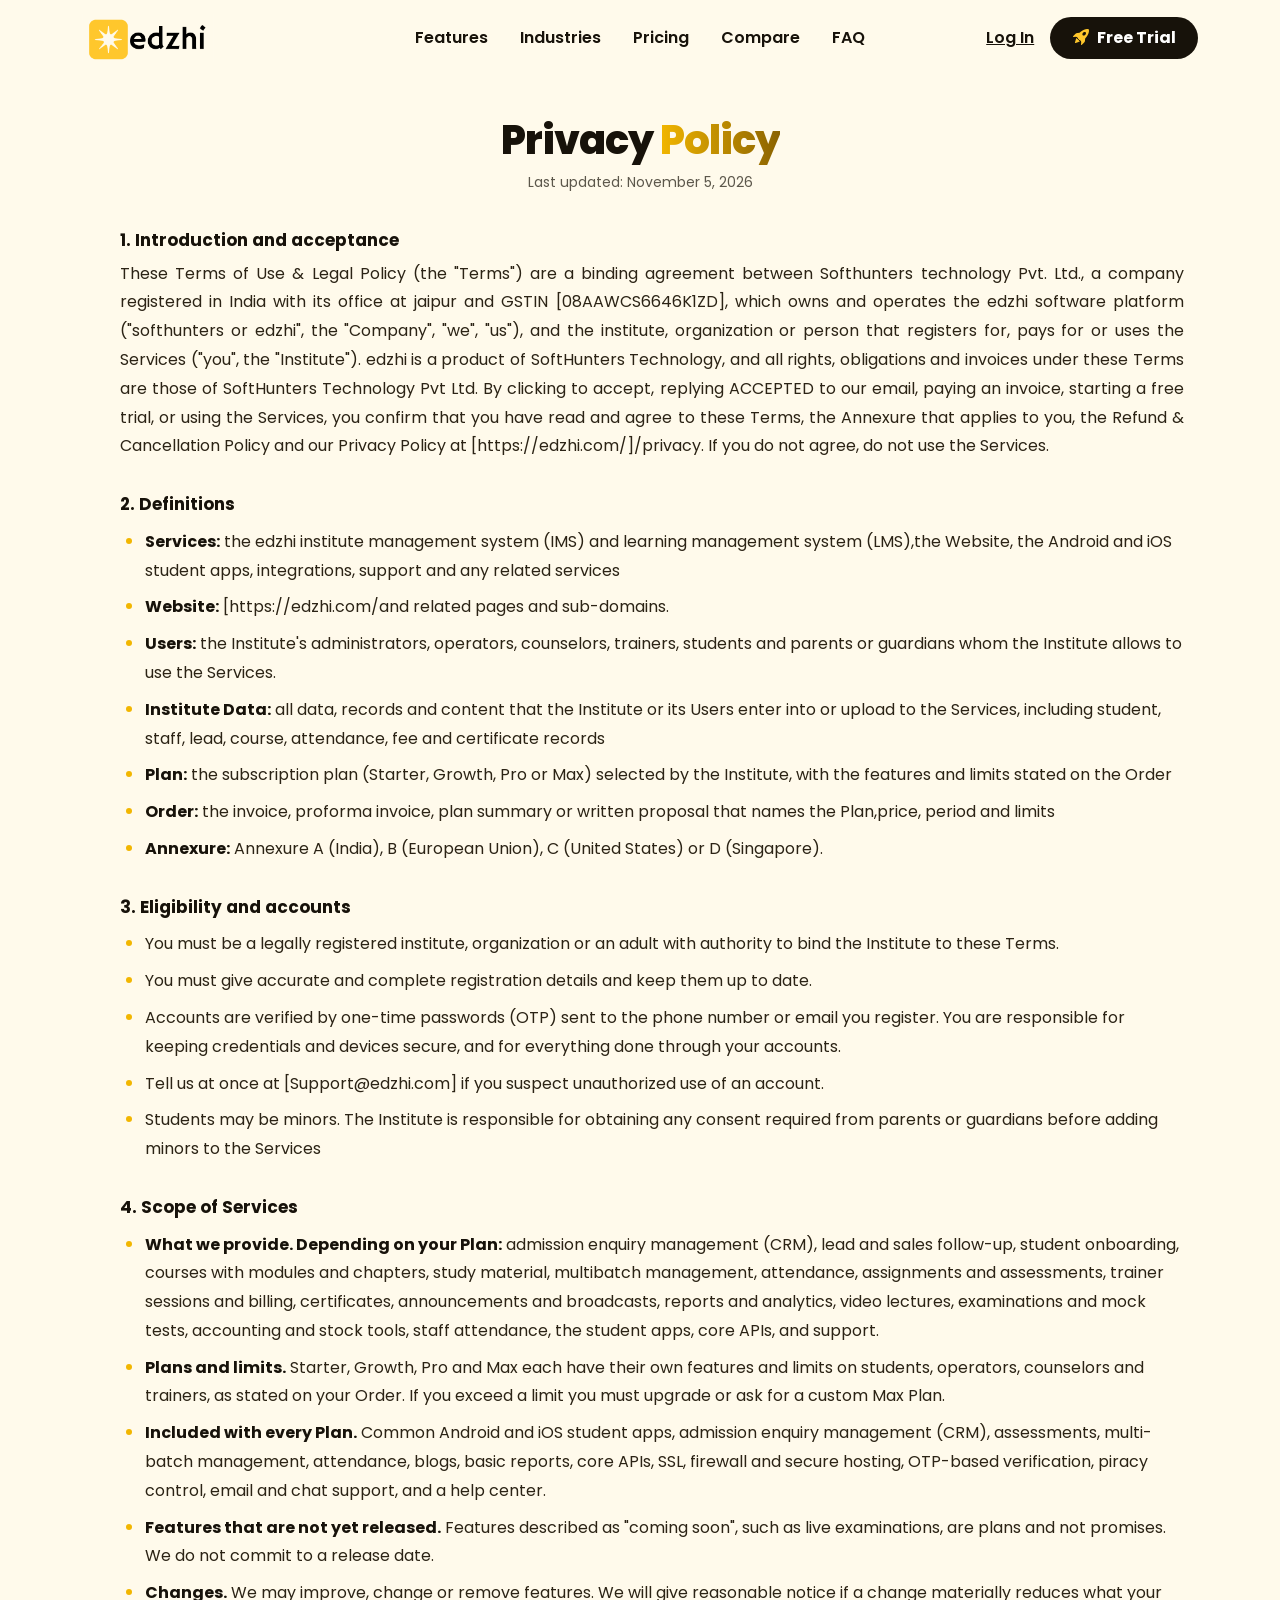
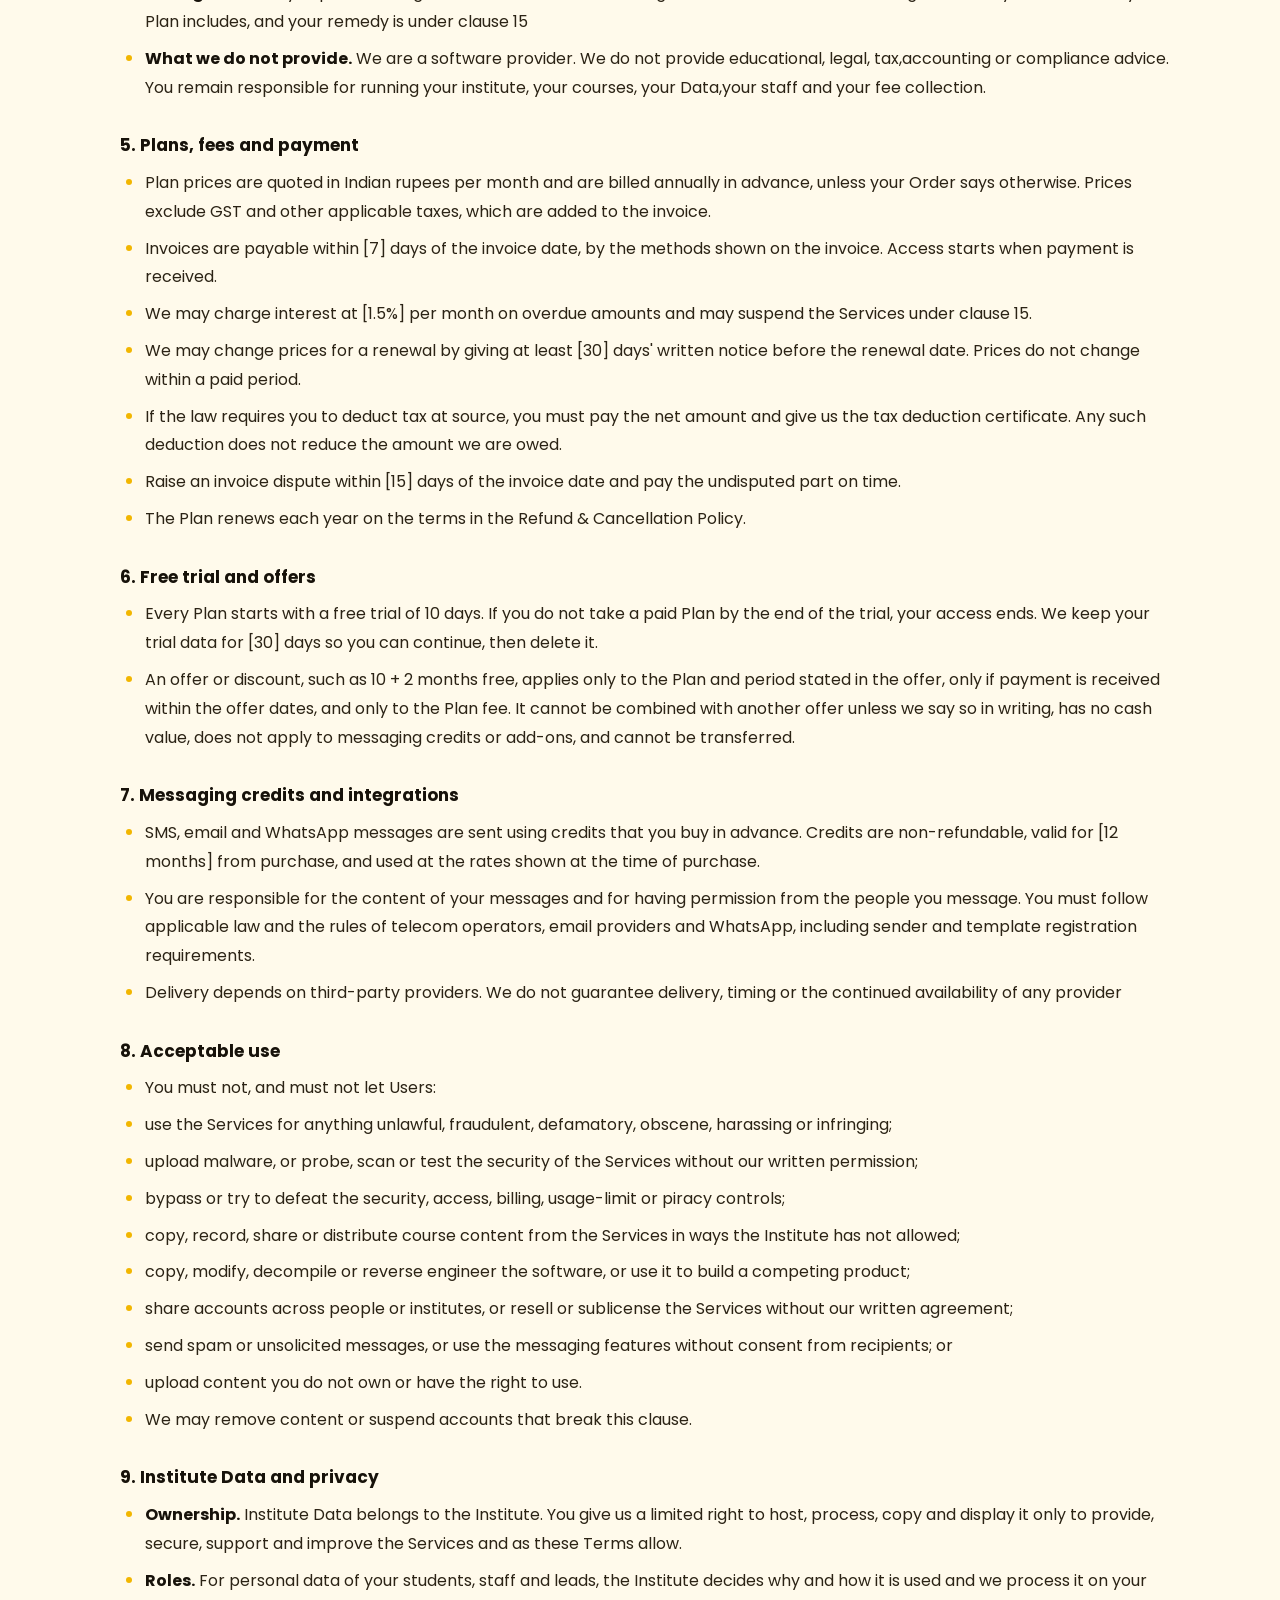
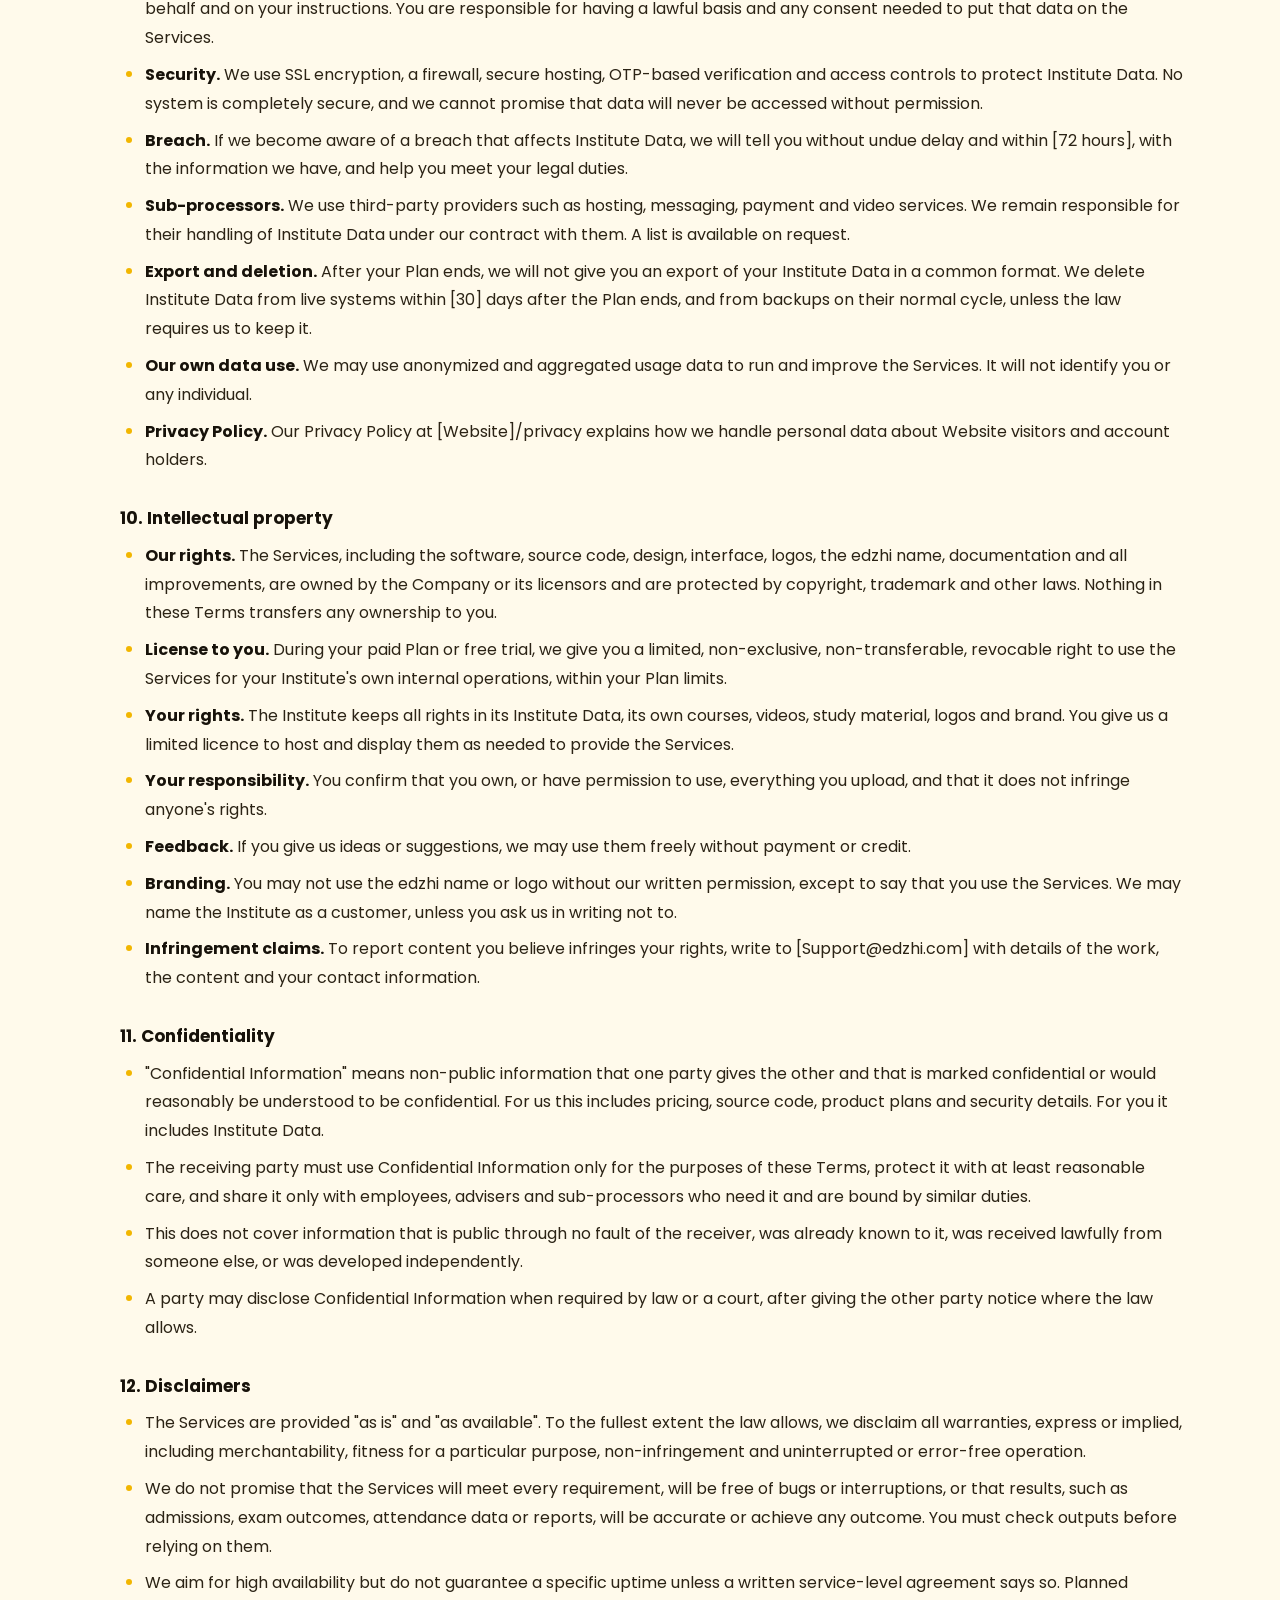
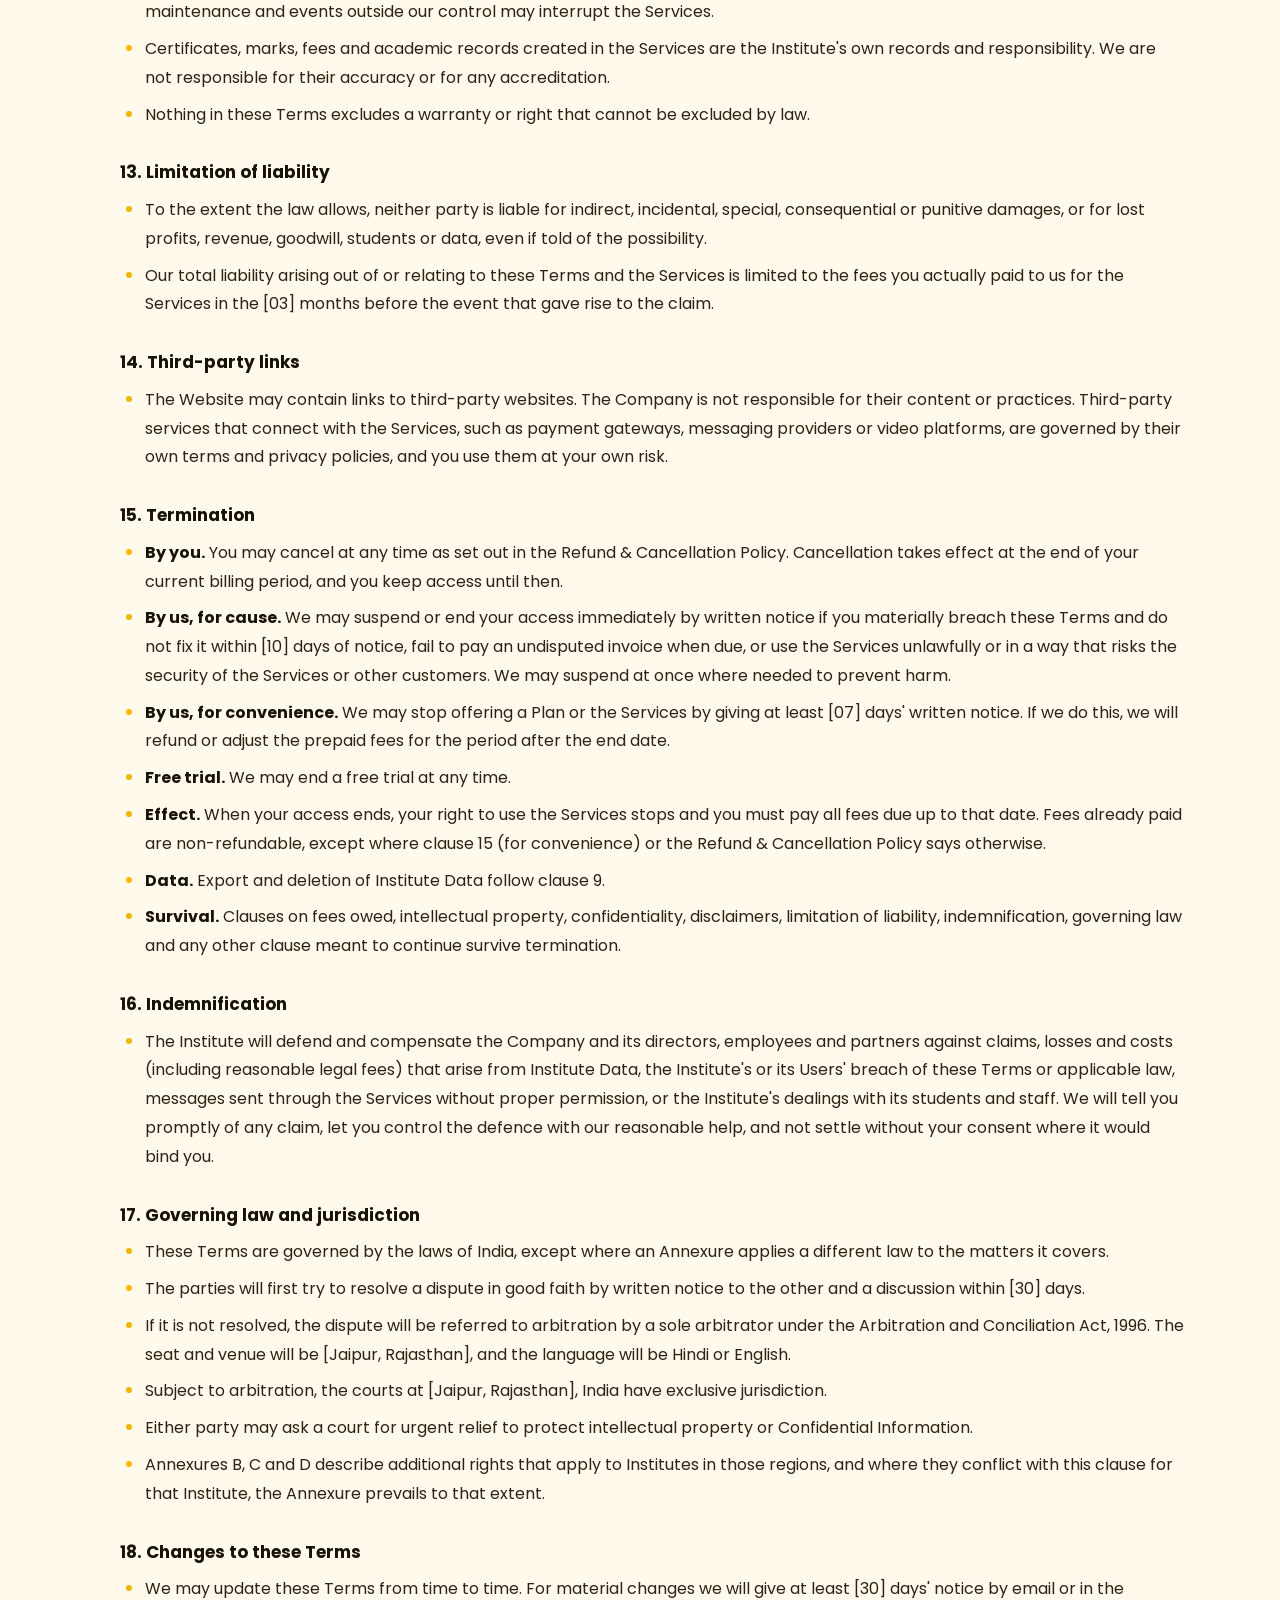
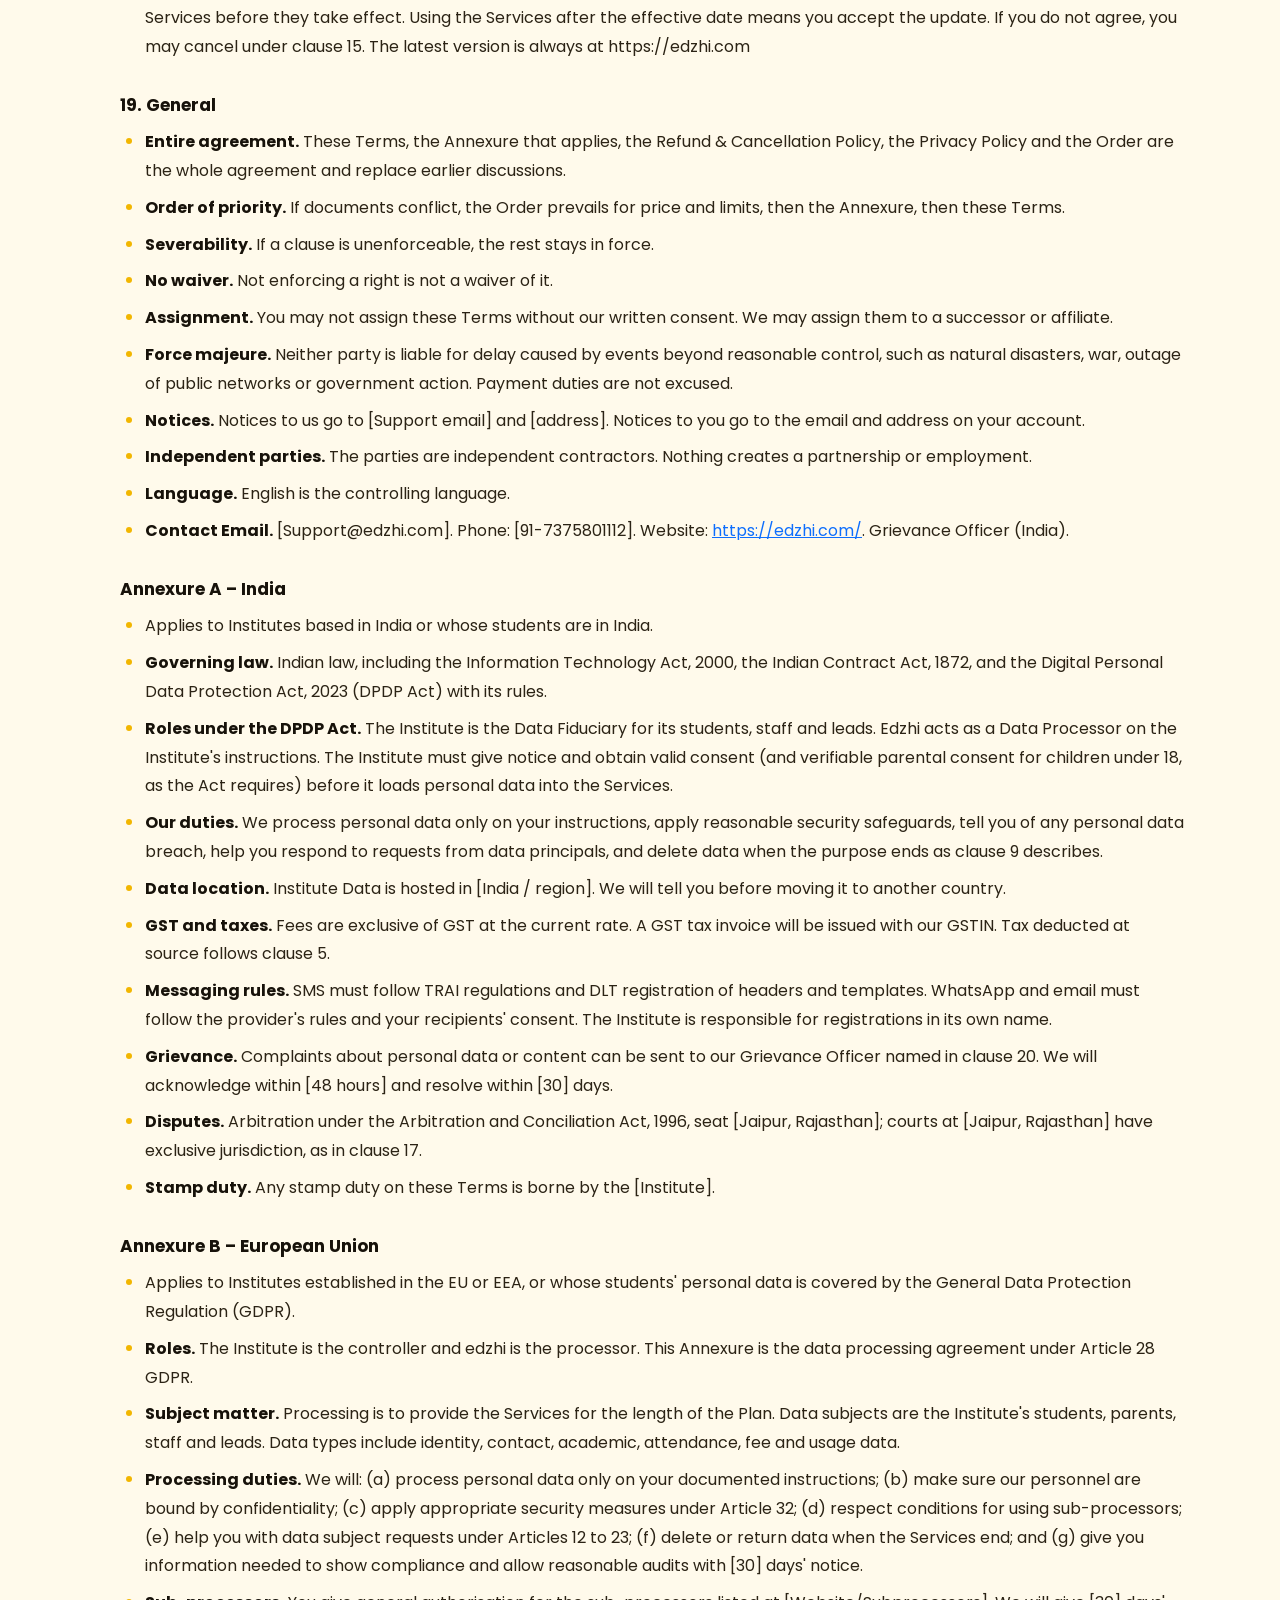
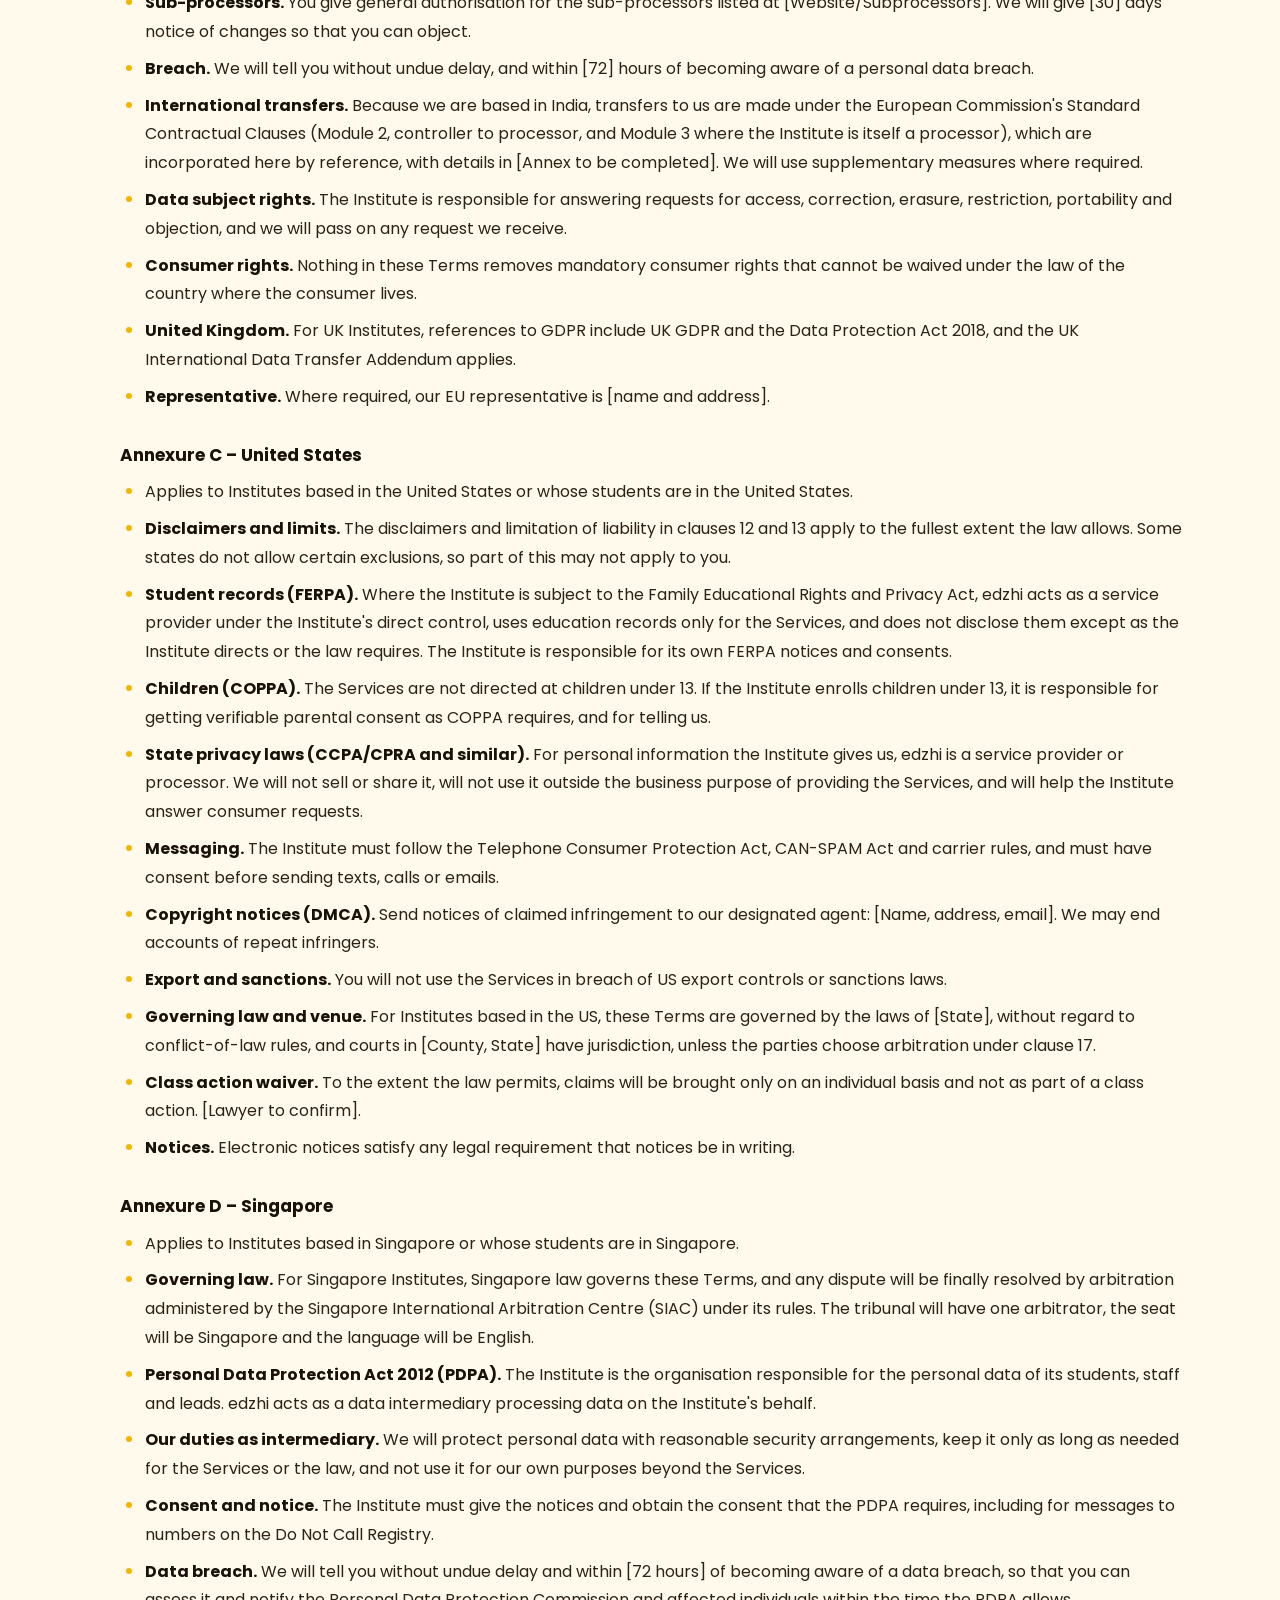
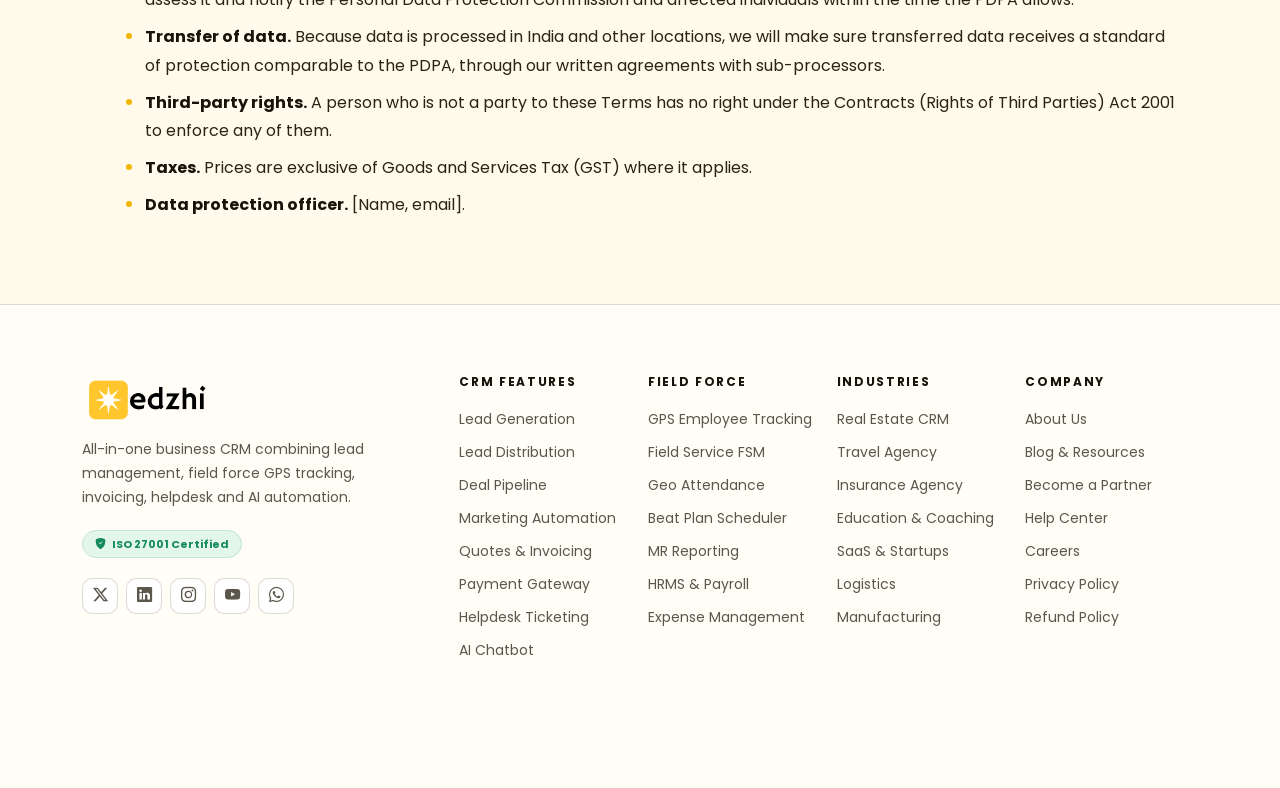
<file: privacy.html>
<!DOCTYPE html>
<html lang="en">
<head>
  <meta charset="UTF-8">
  <meta name="viewport" content="width=device-width, initial-scale=1">
  <title>Privacy Policy – EDZHI</title>

  <link rel="preconnect" href="https://fonts.googleapis.com">
  <link rel="preconnect" href="https://fonts.gstatic.com" crossorigin>
  <link href="https://fonts.googleapis.com/css2?family=Poppins:wght@400;500;600;700;800&display=swap" rel="stylesheet">
  <link href="https://cdn.jsdelivr.net/npm/bootstrap@5.3.3/dist/css/bootstrap.min.css" rel="stylesheet">
  <link href="https://cdn.jsdelivr.net/npm/bootstrap-icons@1.11.3/font/bootstrap-icons.min.css" rel="stylesheet">
  <!-- Shared project stylesheet (same file as the home page) -->
  <link href="./edzhi.css" rel="stylesheet">
</head>
<body>

<!-- ====== NAVBAR INTEGRATION POINT: paste the same <header class="edzhome-header fixed-top"> navbar markup used on the home page ====== -->
<!-- Navbar start -->
<header class="edzhome-header fixed-top" data-edzhome-header>
  <nav class="navbar navbar-expand-lg edzhome-navbar" aria-label="Main navigation">
    <div class="container">

      <!-- Brand: logo sits in a fixed wrapper so any backend logo keeps the layout -->
      <a class="navbar-brand edzhome-navbar__brand" href="/" aria-label="EDZHICRM home">
        <span class="edzhome-navbar__logo"><img src="./edzhi (2).svg" alt="EDZHICRM"></span>
         <!-- <div class="nav-logo">EDZHI<span>C</span><em>R</em>M</div> -->
         
      </a>

      <!-- Mobile toggler (icon swaps via aria-expanded, no JS) -->
      <button class="navbar-toggler edzhome-navbar__toggler" type="button"
              data-bs-toggle="collapse" data-bs-target="#edzhomeNav"
              aria-controls="edzhomeNav" aria-expanded="false" aria-label="Toggle navigation">
        <i class="bi bi-list edzhome-navbar__icon-open" aria-hidden="true"></i>
        <i class="bi bi-x-lg edzhome-navbar__icon-close" aria-hidden="true"></i>
      </button>

      <div class="collapse navbar-collapse edzhome-navbar__collapse" id="edzhomeNav">
        <!-- Center navigation -->
        <ul class="navbar-nav edzhome-navbar__menu">
          <li class="nav-item"><a class="nav-link" href="#features">Features</a></li>
          <li class="nav-item"><a class="nav-link" href="#industries">Industries</a></li>
          <li class="nav-item"><a class="nav-link" href="#pricing">Pricing</a></li>
          <li class="nav-item"><a class="nav-link" href="#compare">Compare</a></li>
          <li class="nav-item"><a class="nav-link" href="#faq">FAQ</a></li>
        </ul>
        <!-- Right actions -->
        <div class="edzhome-navbar__actions">
          <a class="edzhome-navbar__login" href="#login">Log In</a>
          <a class="btn edzhome-btn edzhome-btn--dark" href="#trial">
            <i class="bi bi-rocket-takeoff-fill" aria-hidden="true"></i> Free Trial
          </a>
        </div>
      </div>

    </div>
  </nav>
</header>
<!-- Navbar end -->



<main class="edzprivacy-page">
  <div class="container">
    <div class="edzprivacy-wrap">
      <h1 class="edzprivacy-title">Privacy <span class="edzprivacy-accent">Policy</span></h1>
      <p class="edzprivacy-updated">Last updated: November 5, 2026</p>

      <ul class="edzprivacy-list">
        <li class="edzprivacy-head"><strong>1. Introduction and acceptance</strong></li>
        <p style="text-align: justify;">These Terms of Use & Legal Policy (the "Terms") are a binding agreement between Softhunters
        technology Pvt. Ltd., a company registered in India with its office at jaipur and GSTIN
        [08AAWCS6646K1ZD], which owns and operates the edzhi software platform ("softhunters or edzhi",
        the "Company", "we", "us"), and the institute, organization or person that registers for, pays for or uses
        the Services ("you", the "Institute"). edzhi is a product of SoftHunters Technology, and all rights,
        obligations and invoices under these Terms are those of SoftHunters Technology Pvt Ltd. By clicking to
        accept, replying ACCEPTED to our email, paying an invoice, starting a free trial, or using the Services, you
        confirm that you have read and agree to these Terms, the Annexure that applies to you, the Refund &
        Cancellation Policy and our Privacy Policy at [https://edzhi.com/]/privacy. If you do not agree, do not
        use the Services.
        </p>
        <li class="edzprivacy-head"><strong>2. Definitions</strong></li>
        <li><strong>Services:</strong> the edzhi institute management system (IMS) and learning management system (LMS),the Website, the Android and iOS student apps, integrations, support and any related services</li>
        <li><strong>Website:</strong> [https://edzhi.com/and related pages and sub-domains.</li>
        <li><strong>Users:</strong> the Institute's administrators, operators, counselors, trainers, students and parents or guardians whom the Institute allows to use the Services.</li>
        <li><strong>Institute Data:</strong> all data, records and content that the Institute or its Users enter into or upload to the Services, including student, staff, lead, course, attendance, fee and certificate records</li>
        <li><strong>Plan:</strong> the subscription plan (Starter, Growth, Pro or Max) selected by the Institute, with the features and limits stated on the Order</li>
        <li><strong>Order:</strong> the invoice, proforma invoice, plan summary or written proposal that names the Plan,price, period and limits</li>
        <li><strong>Annexure:</strong> Annexure A (India), B (European Union), C (United States) or D (Singapore).</li>
        <li class="edzprivacy-head"><strong>3. Eligibility and accounts</strong></li>
        <li>You must be a legally registered institute, organization or an adult with authority to bind the Institute to these Terms.</li>
        <li>You must give accurate and complete registration details and keep them up to date.</li>
        <li>Accounts are verified by one-time passwords (OTP) sent to the phone number or email you register. You are responsible for keeping credentials and devices secure, and for everything done through your accounts.</li>
        <li>Tell us at once at [Support@edzhi.com] if you suspect unauthorized use of an account.</li>
        <li>Students may be minors. The Institute is responsible for obtaining any consent required from parents or guardians before adding minors to the Services</li>
        <li class="edzprivacy-head"><strong>4. Scope of Services</strong></li>
        <li><strong>What we provide. Depending on your Plan:</strong> admission enquiry management (CRM), lead and sales follow-up, student onboarding, courses with modules and chapters, study material, multibatch management, attendance, assignments and assessments, trainer sessions and billing, certificates, announcements and broadcasts, reports and analytics, video lectures, examinations and mock tests, accounting and stock tools, staff attendance, the student apps, core APIs, and support.</li>
        <li><strong>Plans and limits.</strong> Starter, Growth, Pro and Max each have their own features and limits on students, operators, counselors and trainers, as stated on your Order. If you exceed a limit you must upgrade or ask for a custom Max Plan.</li>
        <li><strong>Included with every Plan.</strong> Common Android and iOS student apps, admission enquiry management (CRM), assessments, multi-batch management, attendance, blogs, basic reports, core APIs, SSL, firewall and secure hosting, OTP-based verification, piracy control, email and chat support, and a help center.</li>
        <li><strong>Features that are not yet released.</strong> Features described as "coming soon", such as live examinations, are plans and not promises. We do not commit to a release date.</li>
        <li><strong>Changes.</strong> We may improve, change or remove features. We will give reasonable notice if a change materially reduces what your Plan includes, and your remedy is under clause 15</li>
        <li><strong>What we do not provide.</strong> We are a software provider. We do not provide educational, legal, tax,accounting or compliance advice. You remain responsible for running your institute, your courses, your Data,your staff and your fee collection.</li>
        <li class="edzprivacy-head"><strong>5. Plans, fees and payment</strong></li>
        <li>Plan prices are quoted in Indian rupees per month and are billed annually in advance, unless
your Order says otherwise. Prices exclude GST and other applicable taxes, which are added to
the invoice.</li>
        <li>Invoices are payable within [7] days of the invoice date, by the methods shown on the invoice.
Access starts when payment is received.</li>
        <li>We may charge interest at [1.5%] per month on overdue amounts and may suspend the Services
under clause 15.</li>
        <li>We may change prices for a renewal by giving at least [30] days' written notice before the
renewal date. Prices do not change within a paid period.</li>
        <li>If the law requires you to deduct tax at source, you must pay the net amount and give us the tax
deduction certificate. Any such deduction does not reduce the amount we are owed.</li>
        <li>Raise an invoice dispute within [15] days of the invoice date and pay the undisputed part on
time.</li>
        <li>The Plan renews each year on the terms in the Refund & Cancellation Policy.</li>
        <li class="edzprivacy-head"><strong>6. Free trial and offers</strong></li>
        <li>Every Plan starts with a free trial of 10 days. If you do not take a paid Plan by the end of the trial,
your access ends. We keep your trial data for [30] days so you can continue, then delete it.</li>
        <li>An offer or discount, such as 10 + 2 months free, applies only to the Plan and period stated in
the offer, only if payment is received within the offer dates, and only to the Plan fee. It cannot
be combined with another offer unless we say so in writing, has no cash value, does not apply to
messaging credits or add-ons, and cannot be transferred.</li>
        <li class="edzprivacy-head"><strong>7. Messaging credits and integrations</strong></li>
        <li>SMS, email and WhatsApp messages are sent using credits that you buy in advance. Credits are
non-refundable, valid for [12 months] from purchase, and used at the rates shown at the time of
purchase.</li>
        <li>You are responsible for the content of your messages and for having permission from the people
you message. You must follow applicable law and the rules of telecom operators, email
providers and WhatsApp, including sender and template registration requirements.
</li>
        <li>Delivery depends on third-party providers. We do not guarantee delivery, timing or the
continued availability of any provider</li>
        <li class="edzprivacy-head"><strong>8. Acceptable use</strong></li>
        <li>You must not, and must not let Users:</li>
        <li>use the Services for anything unlawful, fraudulent, defamatory, obscene, harassing or infringing;</li>
        <li>upload malware, or probe, scan or test the security of the Services without our written permission;</li>
        <li>bypass or try to defeat the security, access, billing, usage-limit or piracy controls;</li>
        <li>copy, record, share or distribute course content from the Services in ways the Institute has not allowed;</li>
        <li>copy, modify, decompile or reverse engineer the software, or use it to build a competing product;</li>
        <li>share accounts across people or institutes, or resell or sublicense the Services without our written agreement;</li>
        <li>send spam or unsolicited messages, or use the messaging features without consent from recipients; or</li>
        <li>upload content you do not own or have the right to use.</li>
        <li>We may remove content or suspend accounts that break this clause.</li>

        <li class="edzprivacy-head"><strong>9. Institute Data and privacy</strong></li>
        <li><strong>Ownership.</strong> Institute Data belongs to the Institute. You give us a limited right to host, process, copy and display it only to provide, secure, support and improve the Services and as these Terms allow.</li>
        <li><strong>Roles.</strong> For personal data of your students, staff and leads, the Institute decides why and how it is used and we process it on your behalf and on your instructions. You are responsible for having a lawful basis and any consent needed to put that data on the Services.</li>
        <li><strong>Security.</strong> We use SSL encryption, a firewall, secure hosting, OTP-based verification and access controls to protect Institute Data. No system is completely secure, and we cannot promise that data will never be accessed without permission.</li>
        <li><strong>Breach.</strong> If we become aware of a breach that affects Institute Data, we will tell you without undue delay and within [72 hours], with the information we have, and help you meet your legal duties.</li>
        <li><strong>Sub-processors.</strong> We use third-party providers such as hosting, messaging, payment and video services. We remain responsible for their handling of Institute Data under our contract with them. A list is available on request.</li>
        <li><strong>Export and deletion.</strong> After your Plan ends, we will not give you an export of your Institute Data in a common format. We delete Institute Data from live systems within [30] days after the Plan ends, and from backups on their normal cycle, unless the law requires us to keep it.</li>
        <li><strong>Our own data use.</strong> We may use anonymized and aggregated usage data to run and improve the Services. It will not identify you or any individual.</li>
        <li><strong>Privacy Policy.</strong> Our Privacy Policy at [Website]/privacy explains how we handle personal data about Website visitors and account holders.</li>
        <li class="edzprivacy-head"><strong>10. Intellectual property</strong></li>
        <li><strong>Our rights.</strong> The Services, including the software, source code, design, interface, logos, the edzhi name, documentation and all improvements, are owned by the Company or its licensors and are protected by copyright, trademark and other laws. Nothing in these Terms transfers any ownership to you.</li>
        <li><strong>License to you.</strong> During your paid Plan or free trial, we give you a limited, non-exclusive, non-transferable, revocable right to use the Services for your Institute's own internal operations, within your Plan limits.</li>
        <li><strong>Your rights.</strong> The Institute keeps all rights in its Institute Data, its own courses, videos, study material, logos and brand. You give us a limited licence to host and display them as needed to provide the Services.</li>
        <li><strong>Your responsibility.</strong> You confirm that you own, or have permission to use, everything you upload, and that it does not infringe anyone's rights.</li>
        <li><strong>Feedback.</strong> If you give us ideas or suggestions, we may use them freely without payment or credit.</li>
        <li><strong>Branding.</strong> You may not use the edzhi name or logo without our written permission, except to say that you use the Services. We may name the Institute as a customer, unless you ask us in writing not to.</li>
        <li><strong>Infringement claims.</strong> To report content you believe infringes your rights, write to [Support@edzhi.com] with details of the work, the content and your contact information.</li>

        <li class="edzprivacy-head"><strong>11. Confidentiality</strong></li>
        <li>"Confidential Information" means non-public information that one party gives the other and that is marked confidential or would reasonably be understood to be confidential. For us this includes pricing, source code, product plans and security details. For you it includes Institute Data.</li>
        <li>The receiving party must use Confidential Information only for the purposes of these Terms, protect it with at least reasonable care, and share it only with employees, advisers and sub-processors who need it and are bound by similar duties.</li>
        <li>This does not cover information that is public through no fault of the receiver, was already known to it, was received lawfully from someone else, or was developed independently.</li>
        <li>A party may disclose Confidential Information when required by law or a court, after giving the other party notice where the law allows.</li>

        <li class="edzprivacy-head"><strong>12. Disclaimers</strong></li>
        <li>The Services are provided "as is" and "as available". To the fullest extent the law allows, we disclaim all warranties, express or implied, including merchantability, fitness for a particular purpose, non-infringement and uninterrupted or error-free operation.</li>
        <li>We do not promise that the Services will meet every requirement, will be free of bugs or interruptions, or that results, such as admissions, exam outcomes, attendance data or reports, will be accurate or achieve any outcome. You must check outputs before relying on them.</li>
        <li>We aim for high availability but do not guarantee a specific uptime unless a written service-level agreement says so. Planned maintenance and events outside our control may interrupt the Services.</li>
        <li>Certificates, marks, fees and academic records created in the Services are the Institute's own records and responsibility. We are not responsible for their accuracy or for any accreditation.</li>
        <li>Nothing in these Terms excludes a warranty or right that cannot be excluded by law.</li>

        <li class="edzprivacy-head"><strong>13. Limitation of liability</strong></li>
        <li>To the extent the law allows, neither party is liable for indirect, incidental, special, consequential or punitive damages, or for lost profits, revenue, goodwill, students or data, even if told of the possibility.</li>
        <li>Our total liability arising out of or relating to these Terms and the Services is limited to the fees you actually paid to us for the Services in the [03] months before the event that gave rise to the claim.</li>
        <li class="edzprivacy-head"><strong>14. Third-party links</strong></li>
        <li>The Website may contain links to third-party websites. The Company is not responsible for their content or practices. Third-party services that connect with the Services, such as payment gateways, messaging providers or video platforms, are governed by their own terms and privacy policies, and you use them at your own risk.</li>

        <li class="edzprivacy-head"><strong>15. Termination</strong></li>
        <li><strong>By you.</strong> You may cancel at any time as set out in the Refund & Cancellation Policy. Cancellation takes effect at the end of your current billing period, and you keep access until then.</li>
        <li><strong>By us, for cause.</strong> We may suspend or end your access immediately by written notice if you materially breach these Terms and do not fix it within [10] days of notice, fail to pay an undisputed invoice when due, or use the Services unlawfully or in a way that risks the security of the Services or other customers. We may suspend at once where needed to prevent harm.</li>
        <li><strong>By us, for convenience.</strong> We may stop offering a Plan or the Services by giving at least [07] days' written notice. If we do this, we will refund or adjust the prepaid fees for the period after the end date.</li>
        <li><strong>Free trial.</strong> We may end a free trial at any time.</li>
        <li><strong>Effect.</strong> When your access ends, your right to use the Services stops and you must pay all fees due up to that date. Fees already paid are non-refundable, except where clause 15 (for convenience) or the Refund & Cancellation Policy says otherwise.</li>
        <li><strong>Data.</strong> Export and deletion of Institute Data follow clause 9.</li>
        <li><strong>Survival.</strong> Clauses on fees owed, intellectual property, confidentiality, disclaimers, limitation of liability, indemnification, governing law and any other clause meant to continue survive termination.</li>

        <li class="edzprivacy-head"><strong>16. Indemnification</strong></li>
        <li>The Institute will defend and compensate the Company and its directors, employees and partners against claims, losses and costs (including reasonable legal fees) that arise from Institute Data, the Institute's or its Users' breach of these Terms or applicable law, messages sent through the Services without proper permission, or the Institute's dealings with its students and staff. We will tell you promptly of any claim, let you control the defence with our reasonable help, and not settle without your consent where it would bind you.</li>

        <li class="edzprivacy-head"><strong>17. Governing law and jurisdiction</strong></li>
        <li>These Terms are governed by the laws of India, except where an Annexure applies a different law to the matters it covers.</li>
        <li>The parties will first try to resolve a dispute in good faith by written notice to the other and a discussion within [30] days.</li>
        <li>If it is not resolved, the dispute will be referred to arbitration by a sole arbitrator under the Arbitration and Conciliation Act, 1996. The seat and venue will be [Jaipur, Rajasthan], and the language will be Hindi or English.</li>
        <li>Subject to arbitration, the courts at [Jaipur, Rajasthan], India have exclusive jurisdiction.</li>
        <li>Either party may ask a court for urgent relief to protect intellectual property or Confidential Information.</li>
        <li>Annexures B, C and D describe additional rights that apply to Institutes in those regions, and where they conflict with this clause for that Institute, the Annexure prevails to that extent.</li>

        <li class="edzprivacy-head"><strong>18. Changes to these Terms</strong></li>
        <li>We may update these Terms from time to time. For material changes we will give at least [30] days' notice by email or in the Services before they take effect. Using the Services after the effective date means you accept the update. If you do not agree, you may cancel under clause 15. The latest version is always at https://edzhi.com</li>

        <li class="edzprivacy-head"><strong>19. General</strong></li>
        <li><strong>Entire agreement.</strong> These Terms, the Annexure that applies, the Refund &amp; Cancellation Policy, the Privacy Policy and the Order are the whole agreement and replace earlier discussions.</li>
        <li><strong>Order of priority.</strong> If documents conflict, the Order prevails for price and limits, then the Annexure, then these Terms.</li>
        <li><strong>Severability.</strong> If a clause is unenforceable, the rest stays in force.</li>
        <li><strong>No waiver.</strong> Not enforcing a right is not a waiver of it.</li>
        <li><strong>Assignment.</strong> You may not assign these Terms without our written consent. We may assign them to a successor or affiliate.</li>
        <li><strong>Force majeure.</strong> Neither party is liable for delay caused by events beyond reasonable control, such as natural disasters, war, outage of public networks or government action. Payment duties are not excused.</li>
        <li><strong>Notices.</strong> Notices to us go to [Support email] and [address]. Notices to you go to the email and address on your account.</li>
        <li><strong>Independent parties.</strong> The parties are independent contractors. Nothing creates a partnership or employment.</li>
        <li><strong>Language.</strong> English is the controlling language.</li>
        <li><strong>Contact Email.</strong> [Support@edzhi.com]. Phone: [91-7375801112]. Website: <a href="https://edzhi.com/">https://edzhi.com/</a>. Grievance Officer (India).</li>

        <li class="edzprivacy-head"><strong>Annexure A – India</strong></li>
        <li>Applies to Institutes based in India or whose students are in India.</li>
        <li><strong>Governing law.</strong> Indian law, including the Information Technology Act, 2000, the Indian Contract Act, 1872, and the Digital Personal Data Protection Act, 2023 (DPDP Act) with its rules.</li>
        <li><strong>Roles under the DPDP Act.</strong> The Institute is the Data Fiduciary for its students, staff and leads. Edzhi acts as a Data Processor on the Institute's instructions. The Institute must give notice and obtain valid consent (and verifiable parental consent for children under 18, as the Act requires) before it loads personal data into the Services.</li>
        <li><strong>Our duties.</strong> We process personal data only on your instructions, apply reasonable security safeguards, tell you of any personal data breach, help you respond to requests from data principals, and delete data when the purpose ends as clause 9 describes.</li>
        <li><strong>Data location.</strong> Institute Data is hosted in [India / region]. We will tell you before moving it to another country.</li>
        <li><strong>GST and taxes.</strong> Fees are exclusive of GST at the current rate. A GST tax invoice will be issued with our GSTIN. Tax deducted at source follows clause 5.</li>
        <li><strong>Messaging rules.</strong> SMS must follow TRAI regulations and DLT registration of headers and templates. WhatsApp and email must follow the provider's rules and your recipients' consent. The Institute is responsible for registrations in its own name.</li>
        <li><strong>Grievance.</strong> Complaints about personal data or content can be sent to our Grievance Officer named in clause 20. We will acknowledge within [48 hours] and resolve within [30] days.</li>
        <li><strong>Disputes.</strong> Arbitration under the Arbitration and Conciliation Act, 1996, seat [Jaipur, Rajasthan]; courts at [Jaipur, Rajasthan] have exclusive jurisdiction, as in clause 17.</li>
        <li><strong>Stamp duty.</strong> Any stamp duty on these Terms is borne by the [Institute].</li>

        <li class="edzprivacy-head"><strong>Annexure B – European Union</strong></li>
        <li>Applies to Institutes established in the EU or EEA, or whose students' personal data is covered by the General Data Protection Regulation (GDPR).</li>
        <li><strong>Roles.</strong> The Institute is the controller and edzhi is the processor. This Annexure is the data processing agreement under Article 28 GDPR.</li>
        <li><strong>Subject matter.</strong> Processing is to provide the Services for the length of the Plan. Data subjects are the Institute's students, parents, staff and leads. Data types include identity, contact, academic, attendance, fee and usage data.</li>
        <li><strong>Processing duties.</strong> We will: (a) process personal data only on your documented instructions; (b) make sure our personnel are bound by confidentiality; (c) apply appropriate security measures under Article 32; (d) respect conditions for using sub-processors; (e) help you with data subject requests under Articles 12 to 23; (f) delete or return data when the Services end; and (g) give you information needed to show compliance and allow reasonable audits with [30] days' notice.</li>
        <li><strong>Sub-processors.</strong> You give general authorisation for the sub-processors listed at [Website/Subprocessors]. We will give [30] days' notice of changes so that you can object.</li>
        <li><strong>Breach.</strong> We will tell you without undue delay, and within [72] hours of becoming aware of a personal data breach.</li>
        <li><strong>International transfers.</strong> Because we are based in India, transfers to us are made under the European Commission's Standard Contractual Clauses (Module 2, controller to processor, and Module 3 where the Institute is itself a processor), which are incorporated here by reference, with details in [Annex to be completed]. We will use supplementary measures where required.</li>
        <li><strong>Data subject rights.</strong> The Institute is responsible for answering requests for access, correction, erasure, restriction, portability and objection, and we will pass on any request we receive.</li>
        <li><strong>Consumer rights.</strong> Nothing in these Terms removes mandatory consumer rights that cannot be waived under the law of the country where the consumer lives.</li>
        <li><strong>United Kingdom.</strong> For UK Institutes, references to GDPR include UK GDPR and the Data Protection Act 2018, and the UK International Data Transfer Addendum applies.</li>
        <li><strong>Representative.</strong> Where required, our EU representative is [name and address].</li>

        <li class="edzprivacy-head"><strong>Annexure C – United States</strong></li>
        <li>Applies to Institutes based in the United States or whose students are in the United States.</li>
        <li><strong>Disclaimers and limits.</strong> The disclaimers and limitation of liability in clauses 12 and 13 apply to the fullest extent the law allows. Some states do not allow certain exclusions, so part of this may not apply to you.</li>
        <li><strong>Student records (FERPA).</strong> Where the Institute is subject to the Family Educational Rights and Privacy Act, edzhi acts as a service provider under the Institute's direct control, uses education records only for the Services, and does not disclose them except as the Institute directs or the law requires. The Institute is responsible for its own FERPA notices and consents.</li>
        <li><strong>Children (COPPA).</strong> The Services are not directed at children under 13. If the Institute enrolls children under 13, it is responsible for getting verifiable parental consent as COPPA requires, and for telling us.</li>
        <li><strong>State privacy laws (CCPA/CPRA and similar).</strong> For personal information the Institute gives us, edzhi is a service provider or processor. We will not sell or share it, will not use it outside the business purpose of providing the Services, and will help the Institute answer consumer requests.</li>
        <li><strong>Messaging.</strong> The Institute must follow the Telephone Consumer Protection Act, CAN-SPAM Act and carrier rules, and must have consent before sending texts, calls or emails.</li>
        <li><strong>Copyright notices (DMCA).</strong> Send notices of claimed infringement to our designated agent: [Name, address, email]. We may end accounts of repeat infringers.</li>
        <li><strong>Export and sanctions.</strong> You will not use the Services in breach of US export controls or sanctions laws.</li>
        <li><strong>Governing law and venue.</strong> For Institutes based in the US, these Terms are governed by the laws of [State], without regard to conflict-of-law rules, and courts in [County, State] have jurisdiction, unless the parties choose arbitration under clause 17.</li>
        <li><strong>Class action waiver.</strong> To the extent the law permits, claims will be brought only on an individual basis and not as part of a class action. [Lawyer to confirm].</li>
        <li><strong>Notices.</strong> Electronic notices satisfy any legal requirement that notices be in writing.</li>
        <li class="edzprivacy-head"><strong>Annexure D – Singapore</strong></li>
        <li>Applies to Institutes based in Singapore or whose students are in Singapore.</li>
        <li><strong>Governing law.</strong> For Singapore Institutes, Singapore law governs these Terms, and any dispute will be finally resolved by arbitration administered by the Singapore International Arbitration Centre (SIAC) under its rules. The tribunal will have one arbitrator, the seat will be Singapore and the language will be English.</li>
        <li><strong>Personal Data Protection Act 2012 (PDPA).</strong> The Institute is the organisation responsible for the personal data of its students, staff and leads. edzhi acts as a data intermediary processing data on the Institute's behalf.</li>
        <li><strong>Our duties as intermediary.</strong> We will protect personal data with reasonable security arrangements, keep it only as long as needed for the Services or the law, and not use it for our own purposes beyond the Services.</li>
        <li><strong>Consent and notice.</strong> The Institute must give the notices and obtain the consent that the PDPA requires, including for messages to numbers on the Do Not Call Registry.</li>
        <li><strong>Data breach.</strong> We will tell you without undue delay and within [72 hours] of becoming aware of a data breach, so that you can assess it and notify the Personal Data Protection Commission and affected individuals within the time the PDPA allows.</li>
        <li><strong>Transfer of data.</strong> Because data is processed in India and other locations, we will make sure transferred data receives a standard of protection comparable to the PDPA, through our written agreements with sub-processors.</li>
        <li><strong>Third-party rights.</strong> A person who is not a party to these Terms has no right under the Contracts (Rights of Third Parties) Act 2001 to enforce any of them.</li>
        <li><strong>Taxes.</strong> Prices are exclusive of Goods and Services Tax (GST) where it applies.</li>
        <li><strong>Data protection officer.</strong> [Name, email].</li>
     </ul>
    </div>
  </div>
</main>

<!-- ====== FOOTER INTEGRATION POINT: paste the same <footer class="edzhome-footer"> markup used on the home page ====== -->
<!-- ====== Footer start (place after </main>) ====== -->
<footer class="edzhome-footer">
  <div class="container">
    <div class="row g-4 g-lg-3">

      <!-- Brand column -->
      <div class="col-12 col-lg-4">
        <a class="edzhome-footer__logo" href="/" aria-label="EDZHICRM home"><img src="./edzhi (2).svg" alt="EDZHICRM"></a>
            <!-- <a class="edzhome-footer__logo" href="/" aria-label="EDZHICRM home" style="text-decoration: none;"> <div class="nav-logo">EDZHI<span>C</span><em>R</em>M</div></a> -->
        <p class="edzhome-footer__about">All-in-one business CRM combining lead management, field force GPS tracking, invoicing, helpdesk and AI automation.</p>
        <span class="edzhome-iso"><i class="bi bi-shield-fill-check" aria-hidden="true"></i>ISO 27001 Certified</span>
        <div class="edzhome-footer__social">
          <a class="edzhome-social" href="#" aria-label="X (Twitter)"><i class="bi bi-twitter-x" aria-hidden="true"></i></a>
          <a class="edzhome-social" href="#" aria-label="LinkedIn"><i class="bi bi-linkedin" aria-hidden="true"></i></a>
          <a class="edzhome-social" href="#" aria-label="Instagram"><i class="bi bi-instagram" aria-hidden="true"></i></a>
          <a class="edzhome-social" href="#" aria-label="YouTube"><i class="bi bi-youtube" aria-hidden="true"></i></a>
          <a class="edzhome-social" href="#" aria-label="WhatsApp"><i class="bi bi-whatsapp" aria-hidden="true"></i></a>
        </div>
      </div>

      <!-- Link columns: 2 per row on phones, 4 across from 768px -->
      <nav class="col-6 col-md-3 col-lg-2" aria-label="CRM Features">
        <h3 class="edzhome-footer__title">CRM Features</h3>
        <ul class="edzhome-footer__links list-unstyled">
          <li><a href="#">Lead Generation</a></li>
          <li><a href="#">Lead Distribution</a></li>
          <li><a href="#">Deal Pipeline</a></li>
          <li><a href="#">Marketing Automation</a></li>
          <li><a href="#">Quotes &amp; Invoicing</a></li>
          <li><a href="#">Payment Gateway</a></li>
          <li><a href="#">Helpdesk Ticketing</a></li>
          <li><a href="#">AI Chatbot</a></li>
        </ul>
      </nav>
      <nav class="col-6 col-md-3 col-lg-2" aria-label="Field Force">
        <h3 class="edzhome-footer__title">Field Force</h3>
        <ul class="edzhome-footer__links list-unstyled">
          <li><a href="#">GPS Employee Tracking</a></li>
          <li><a href="#">Field Service FSM</a></li>
          <li><a href="#">Geo Attendance</a></li>
          <li><a href="#">Beat Plan Scheduler</a></li>
          <li><a href="#">MR Reporting</a></li>
          <li><a href="#">HRMS &amp; Payroll</a></li>
          <li><a href="#">Expense Management</a></li>
        </ul>
      </nav>
      <nav class="col-6 col-md-3 col-lg-2" aria-label="Industries">
        <h3 class="edzhome-footer__title">Industries</h3>
        <ul class="edzhome-footer__links list-unstyled">
          <li><a href="#">Real Estate CRM</a></li>
          <li><a href="#">Travel Agency</a></li>
          <li><a href="#">Insurance Agency</a></li>
          <li><a href="#">Education &amp; Coaching</a></li>
          <li><a href="#">SaaS &amp; Startups</a></li>
          <li><a href="#">Logistics</a></li>
          <li><a href="#">Manufacturing</a></li>
        </ul>
      </nav>
      <nav class="col-6 col-md-3 col-lg-2" aria-label="Company">
        <h3 class="edzhome-footer__title">Company</h3>
        <ul class="edzhome-footer__links list-unstyled">
          <li><a href="#">About Us</a></li>
          <li><a href="#">Blog &amp; Resources</a></li>
          <li><a href="#">Become a Partner</a></li>
          <li><a href="#">Help Center</a></li>
          <li><a href="#">Careers</a></li>
          <li><a href="./privacy.html">Privacy Policy</a></li>
          <li><a href="./refund.html">Refund Policy</a></li>
        </ul>
      </nav>
    </div>

    <!-- Bottom bar -->
    <div class="edzhome-footer__bar">
      <p class="edzhome-footer__copy">© 2026 EDZHICRM. All rights reserved. Made with <i class="bi bi-heart-fill edzhome-footer__heart" aria-label="love"></i> for Indian businesses.</p>
      <ul class="edzhome-footer__legal list-unstyled">
          <li><a href="#">Privacy</a></li>
          <li><a href="#">Terms</a></li>
          <li><a href="#">Refunds</a></li>
          <li><a href="#">Security</a></li>
          <li><a href="#">Sitemap</a></li>
      </ul>
    </div>
  </div>
</footer>
<!-- ====== Footer end ====== -->

<script src="https://cdn.jsdelivr.net/npm/bootstrap@5.3.3/dist/js/bootstrap.bundle.min.js"></script>
<script src="./edzhi.js" defer></script>
</body>
</html>
</file>
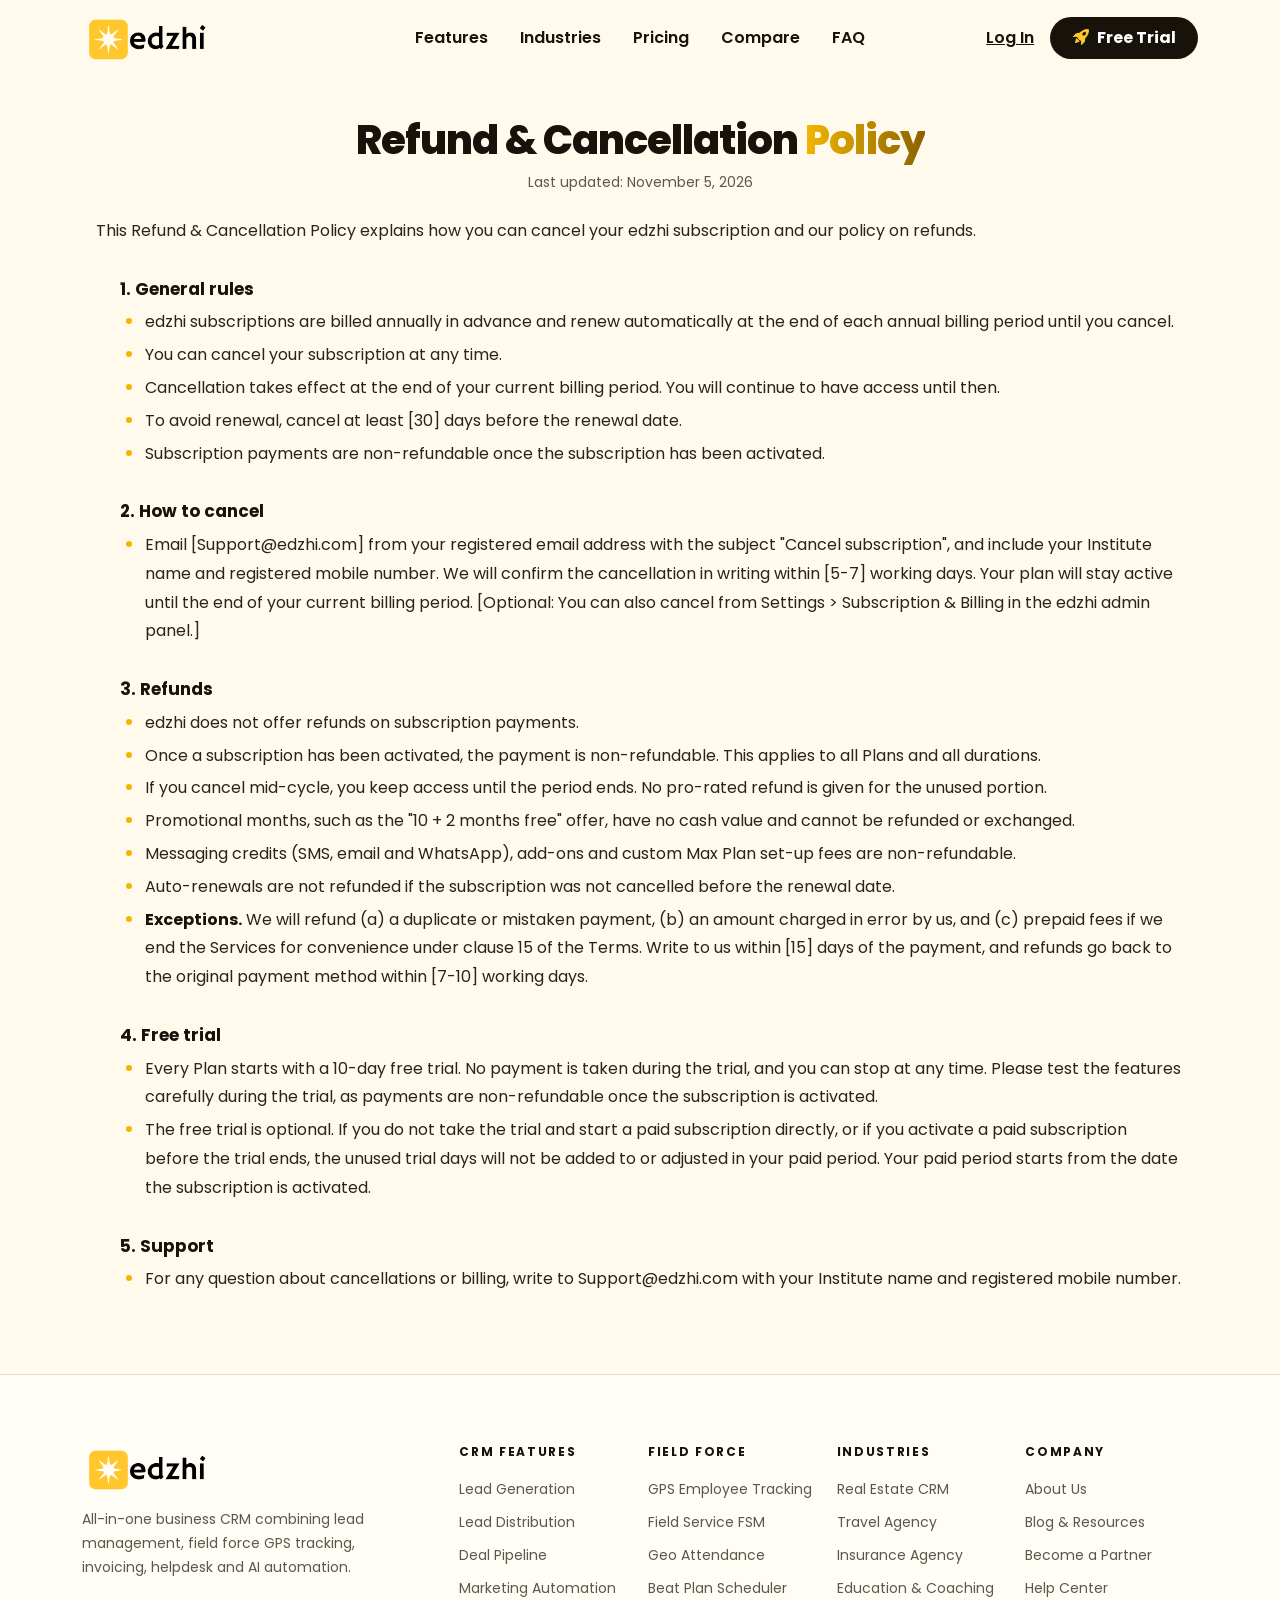
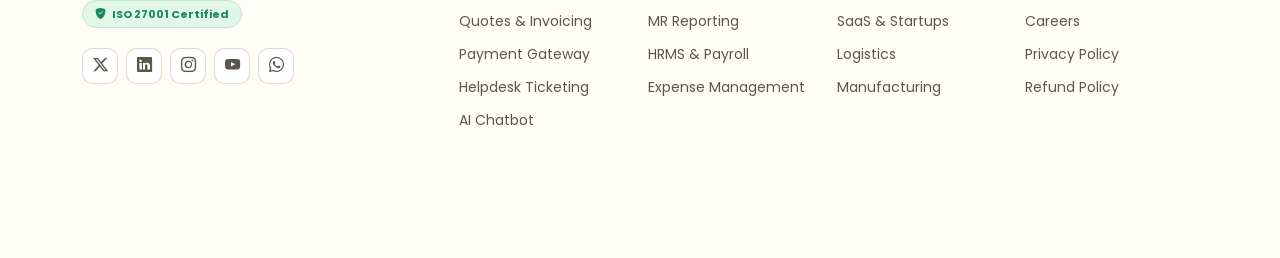
<file: refund.html>
<!DOCTYPE html>
<html lang="en">
<head>
  <meta charset="UTF-8">
  <meta name="viewport" content="width=device-width, initial-scale=1">
  <title>Refund &amp; Cancellation Policy – EDZHI</title>

  <link rel="preconnect" href="https://fonts.googleapis.com">
  <link rel="preconnect" href="https://fonts.gstatic.com" crossorigin>
  <link href="https://fonts.googleapis.com/css2?family=Poppins:wght@400;500;600;700;800&display=swap" rel="stylesheet">
  <link href="https://cdn.jsdelivr.net/npm/bootstrap@5.3.3/dist/css/bootstrap.min.css" rel="stylesheet">
  <link href="https://cdn.jsdelivr.net/npm/bootstrap-icons@1.11.3/font/bootstrap-icons.min.css" rel="stylesheet">
  <!-- Shared project stylesheet (same file as the home page) -->
  <link href="./edzhi.css" rel="stylesheet">
</head>
<body>

<!-- ====== NAVBAR INTEGRATION POINT: paste the same <header class="edzhome-header fixed-top"> navbar markup used on the home page ====== -->
<!-- Navbar start -->
<header class="edzhome-header fixed-top" data-edzhome-header>
  <nav class="navbar navbar-expand-lg edzhome-navbar" aria-label="Main navigation">
    <div class="container">

      <!-- Brand: logo sits in a fixed wrapper so any backend logo keeps the layout -->
      <a class="navbar-brand edzhome-navbar__brand" href="/" aria-label="EDZHICRM home">
        <span class="edzhome-navbar__logo"><img src="./edzhi (2).svg" alt="EDZHICRM"></span>
         <!-- <div class="nav-logo">EDZHI<span>C</span><em>R</em>M</div> -->
         
      </a>

      <!-- Mobile toggler (icon swaps via aria-expanded, no JS) -->
      <button class="navbar-toggler edzhome-navbar__toggler" type="button"
              data-bs-toggle="collapse" data-bs-target="#edzhomeNav"
              aria-controls="edzhomeNav" aria-expanded="false" aria-label="Toggle navigation">
        <i class="bi bi-list edzhome-navbar__icon-open" aria-hidden="true"></i>
        <i class="bi bi-x-lg edzhome-navbar__icon-close" aria-hidden="true"></i>
      </button>

      <div class="collapse navbar-collapse edzhome-navbar__collapse" id="edzhomeNav">
        <!-- Center navigation -->
        <ul class="navbar-nav edzhome-navbar__menu">
          <li class="nav-item"><a class="nav-link" href="#features">Features</a></li>
          <li class="nav-item"><a class="nav-link" href="#industries">Industries</a></li>
          <li class="nav-item"><a class="nav-link" href="#pricing">Pricing</a></li>
          <li class="nav-item"><a class="nav-link" href="#compare">Compare</a></li>
          <li class="nav-item"><a class="nav-link" href="#faq">FAQ</a></li>
        </ul>
        <!-- Right actions -->
        <div class="edzhome-navbar__actions">
          <a class="edzhome-navbar__login" href="#login">Log In</a>
          <a class="btn edzhome-btn edzhome-btn--dark" href="#trial">
            <i class="bi bi-rocket-takeoff-fill" aria-hidden="true"></i> Free Trial
          </a>
        </div>
      </div>

    </div>
  </nav>
</header>
<!-- Navbar end -->

<main class="edzrefund-page">
  <div class="container">
    <div class="edzrefund-wrap">
      <h1 class="edzrefund-title">Refund &amp; Cancellation <span class="edzrefund-accent">Policy</span></h1>
      <p class="edzrefund-updated">Last updated: November 5, 2026</p>
      <p class="edzrefund-intro">This Refund &amp; Cancellation Policy explains how you can cancel your edzhi subscription and our policy on refunds.</p>
 
      <ul class="edzrefund-list">
        <li class="edzrefund-head"><strong>1. General rules</strong></li>
        <li>edzhi subscriptions are billed annually in advance and renew automatically at the end of each annual billing period until you cancel.</li>
        <li>You can cancel your subscription at any time.</li>
        <li>Cancellation takes effect at the end of your current billing period. You will continue to have access until then.</li>
        <li>To avoid renewal, cancel at least [30] days before the renewal date.</li>
        <li>Subscription payments are non-refundable once the subscription has been activated.</li>
        <li class="edzrefund-head"><strong>2. How to cancel</strong></li>
        <li>Email [Support@edzhi.com] from your registered email address with the subject &quot;Cancel subscription&quot;, and include your Institute name and registered mobile number. We will confirm the cancellation in writing within [5-7] working days. Your plan will stay active until the end of your current billing period. [Optional: You can also cancel from Settings &gt; Subscription &amp; Billing in the edzhi admin panel.]</li>
        <li class="edzrefund-head"><strong>3. Refunds</strong></li>
        <li>edzhi does not offer refunds on subscription payments.</li>
        <li>Once a subscription has been activated, the payment is non-refundable. This applies to all Plans and all durations.</li>
        <li>If you cancel mid-cycle, you keep access until the period ends. No pro-rated refund is given for the unused portion.</li>
        <li>Promotional months, such as the &quot;10 + 2 months free&quot; offer, have no cash value and cannot be refunded or exchanged.</li>
        <li>Messaging credits (SMS, email and WhatsApp), add-ons and custom Max Plan set-up fees are non-refundable.</li>
        <li>Auto-renewals are not refunded if the subscription was not cancelled before the renewal date.</li>
        <li><strong>Exceptions.</strong> We will refund (a) a duplicate or mistaken payment, (b) an amount charged in error by us, and (c) prepaid fees if we end the Services for convenience under clause 15 of the Terms. Write to us within [15] days of the payment, and refunds go back to the original payment method within [7-10] working days.</li>
        <li class="edzrefund-head"><strong>4. Free trial</strong></li>
        <li>Every Plan starts with a 10-day free trial. No payment is taken during the trial, and you can stop at any time. Please test the features carefully during the trial, as payments are non-refundable once the subscription is activated.</li>
        <li>The free trial is optional. If you do not take the trial and start a paid subscription directly, or if you activate a paid subscription before the trial ends, the unused trial days will not be added to or adjusted in your paid period. Your paid period starts from the date the subscription is activated.</li>
        <li class="edzrefund-head"><strong>5. Support</strong></li>
        <li>For any question about cancellations or billing, write to Support@edzhi.com with your Institute name and registered mobile number.</li>
      </ul>
    </div>
  </div>
</main>

<!-- ====== FOOTER INTEGRATION POINT: paste the same <footer class="edzhome-footer"> markup used on the home page ====== -->
<!-- ====== Footer start (place after </main>) ====== -->
<footer class="edzhome-footer">
  <div class="container">
    <div class="row g-4 g-lg-3">

      <!-- Brand column -->
      <div class="col-12 col-lg-4">
        <a class="edzhome-footer__logo" href="/" aria-label="EDZHICRM home"><img src="./edzhi (2).svg" alt="EDZHICRM"></a>
            <!-- <a class="edzhome-footer__logo" href="/" aria-label="EDZHICRM home" style="text-decoration: none;"> <div class="nav-logo">EDZHI<span>C</span><em>R</em>M</div></a> -->
        <p class="edzhome-footer__about">All-in-one business CRM combining lead management, field force GPS tracking, invoicing, helpdesk and AI automation.</p>
        <span class="edzhome-iso"><i class="bi bi-shield-fill-check" aria-hidden="true"></i>ISO 27001 Certified</span>
        <div class="edzhome-footer__social">
          <a class="edzhome-social" href="#" aria-label="X (Twitter)"><i class="bi bi-twitter-x" aria-hidden="true"></i></a>
          <a class="edzhome-social" href="#" aria-label="LinkedIn"><i class="bi bi-linkedin" aria-hidden="true"></i></a>
          <a class="edzhome-social" href="#" aria-label="Instagram"><i class="bi bi-instagram" aria-hidden="true"></i></a>
          <a class="edzhome-social" href="#" aria-label="YouTube"><i class="bi bi-youtube" aria-hidden="true"></i></a>
          <a class="edzhome-social" href="#" aria-label="WhatsApp"><i class="bi bi-whatsapp" aria-hidden="true"></i></a>
        </div>
      </div>

      <!-- Link columns: 2 per row on phones, 4 across from 768px -->
      <nav class="col-6 col-md-3 col-lg-2" aria-label="CRM Features">
        <h3 class="edzhome-footer__title">CRM Features</h3>
        <ul class="edzhome-footer__links list-unstyled">
          <li><a href="#">Lead Generation</a></li>
          <li><a href="#">Lead Distribution</a></li>
          <li><a href="#">Deal Pipeline</a></li>
          <li><a href="#">Marketing Automation</a></li>
          <li><a href="#">Quotes &amp; Invoicing</a></li>
          <li><a href="#">Payment Gateway</a></li>
          <li><a href="#">Helpdesk Ticketing</a></li>
          <li><a href="#">AI Chatbot</a></li>
        </ul>
      </nav>
      <nav class="col-6 col-md-3 col-lg-2" aria-label="Field Force">
        <h3 class="edzhome-footer__title">Field Force</h3>
        <ul class="edzhome-footer__links list-unstyled">
          <li><a href="#">GPS Employee Tracking</a></li>
          <li><a href="#">Field Service FSM</a></li>
          <li><a href="#">Geo Attendance</a></li>
          <li><a href="#">Beat Plan Scheduler</a></li>
          <li><a href="#">MR Reporting</a></li>
          <li><a href="#">HRMS &amp; Payroll</a></li>
          <li><a href="#">Expense Management</a></li>
        </ul>
      </nav>
      <nav class="col-6 col-md-3 col-lg-2" aria-label="Industries">
        <h3 class="edzhome-footer__title">Industries</h3>
        <ul class="edzhome-footer__links list-unstyled">
          <li><a href="#">Real Estate CRM</a></li>
          <li><a href="#">Travel Agency</a></li>
          <li><a href="#">Insurance Agency</a></li>
          <li><a href="#">Education &amp; Coaching</a></li>
          <li><a href="#">SaaS &amp; Startups</a></li>
          <li><a href="#">Logistics</a></li>
          <li><a href="#">Manufacturing</a></li>
        </ul>
      </nav>
      <nav class="col-6 col-md-3 col-lg-2" aria-label="Company">
        <h3 class="edzhome-footer__title">Company</h3>
        <ul class="edzhome-footer__links list-unstyled">
          <li><a href="#">About Us</a></li>
          <li><a href="#">Blog &amp; Resources</a></li>
          <li><a href="#">Become a Partner</a></li>
          <li><a href="#">Help Center</a></li>
          <li><a href="#">Careers</a></li>
          <li><a href="./privacy.html">Privacy Policy</a></li>
          <li><a href="./refund.html">Refund Policy</a></li>
        </ul>
      </nav>
    </div>

    <!-- Bottom bar -->
    <div class="edzhome-footer__bar">
      <p class="edzhome-footer__copy">© 2026 EDZHICRM. All rights reserved. Made with <i class="bi bi-heart-fill edzhome-footer__heart" aria-label="love"></i> for Indian businesses.</p>
      <ul class="edzhome-footer__legal list-unstyled">
          <li><a href="#">Privacy</a></li>
          <li><a href="#">Terms</a></li>
          <li><a href="#">Refunds</a></li>
          <li><a href="#">Security</a></li>
          <li><a href="#">Sitemap</a></li>
      </ul>
    </div>
  </div>
</footer>
<!-- ====== Footer end ====== -->

<script src="https://cdn.jsdelivr.net/npm/bootstrap@5.3.3/dist/js/bootstrap.bundle.min.js"></script>
<script src="./edzhi.js" defer></script>
</body>
</html>
</file>
<file: edzhi.css>
:root {
  /* ---------- 1. BRAND COLOURS ---------- */
  --edz-color-primary: #FFC72C;          /* edzhi yellow – buttons, icons, highlights */
  --edz-color-primary-hover: #F2B600;    /* darker yellow for hover/active */
  --edz-color-primary-rgb: 255, 199, 44;

  --edz-color-dark: #17120A;             /* warm near-black – text, borders, dark cards */
  --edz-color-dark-hover: #2B2315;       /* dark hover / dark-card inner tiles */
  --edz-color-dark-rgb: 23, 18, 10;

  /* ---------- 2. BACKGROUNDS ---------- */
  --edz-bg-body: #FFFAEB;                /* default cream page background */
  --edz-bg-surface: #FFFDF5;             /* card / tile surface (near white) */
  --edz-bg-soft: #FFEFB8;                /* pale yellow section / chip background */
  --edz-bg-primary: var(--edz-color-primary);
  --edz-bg-dark: var(--edz-color-dark);
  --edz-bg-white: #FFFFFF;

  /* ---------- 3. TEXT COLOURS ---------- */
  --edz-text-heading: var(--edz-color-dark);
  --edz-text-body: var(--edz-color-dark);
  --edz-text-muted: #5C574B;             /* sub-copy, captions */
  --edz-text-eyebrow: #8A6200;           /* small uppercase labels (brown-gold) */
  --edz-text-on-dark: #FFFFFF;
  --edz-text-on-dark-muted: #E6DFCB;
  --edz-text-accent-on-dark: var(--edz-color-primary);  /* yellow text on dark bg */
  --edz-text-link: var(--edz-color-dark);
  --edz-text-link-hover: #8A6200;

  /* ---------- 4. BORDERS ---------- */
  --edz-border-width: 2px;               /* signature outlined-card look */
  --edz-border-width-thin: 1px;
  --edz-border-color: var(--edz-color-dark);
  --edz-border-color-soft: rgba(var(--edz-color-dark-rgb), .15);
  --edz-border: var(--edz-border-width) solid var(--edz-border-color);

  /* ---------- 5. BORDER RADIUS ---------- */
  /* Scale */
  --edz-radius-sm: 0.25rem;              /* 4px  */
  --edz-radius-md: 0.5rem;               /* 8px  */
  --edz-radius-lg: 0.75rem;              /* 12px */
  --edz-radius-xl: 1rem;                 /* 16px */
  --edz-radius-2xl: 1.25rem;             /* 20px */
  --edz-radius-3xl: 2rem;                /* 32px */
  --edz-radius-full: 9999px;             /* pill / circle */
  --edz-radius-circle: 50%;              /* perfect circle / oval */
  /* Design-specific (from brand PDF) */
  --edz-radius-tile: 0.875rem;           /* 14px – chips, stat tiles, feature rows */
  --edz-radius-button: 1.25rem;          /* 20px – buttons, banners */
  --edz-radius-card: 1.5rem;             /* 24px – main cards */

  /* ---------- 6. SHADOWS (hard offset "neo-brutal" style) ---------- */
  --edz-shadow-offset: 8px;
  --edz-shadow-offset-sm: 5px;
  --edz-shadow-dark: var(--edz-shadow-offset) var(--edz-shadow-offset) 0 var(--edz-color-dark);
  --edz-shadow-primary: var(--edz-shadow-offset) var(--edz-shadow-offset) 0 var(--edz-color-primary);
  --edz-shadow-dark-sm: var(--edz-shadow-offset-sm) var(--edz-shadow-offset-sm) 0 var(--edz-color-dark);
  --edz-shadow-primary-sm: var(--edz-shadow-offset-sm) var(--edz-shadow-offset-sm) 0 var(--edz-color-primary);
  --edz-shadow-soft: 0 10px 30px rgba(var(--edz-color-dark-rgb), .08);   /* optional soft shadow */

  /* ---------- 7. TYPOGRAPHY – FAMILY ---------- */
  --edz-font-family-base: 'Poppins', system-ui, -apple-system, 'Segoe UI', Roboto, sans-serif;

  /* ---------- 8. TYPOGRAPHY – SIZES ---------- */
  --edz-font-size-xs: 0.75rem;           /* 12px */
  --edz-font-size-sm: 0.875rem;          /* 14px */
  --edz-font-size-base: 1rem;            /* 16px */
  --edz-font-size-lg: 1.125rem;          /* 18px */
  --edz-font-size-xl: 1.25rem;           /* 20px */
  --edz-font-size-2xl: 1.5rem;           /* 24px */
  --edz-font-size-3xl: 1.875rem;         /* 30px */
  --edz-font-size-4xl: 2.25rem;          /* 36px */
  /* Fluid display sizes (max = desktop size from design) */
  --edz-font-size-5xl: clamp(1.875rem, 1.4rem + 2vw, 3rem);       /* up to 48px – section titles */
  --edz-font-size-6xl: clamp(2.25rem, 1.6rem + 2.8vw, 4rem);      /* up to 64px – plan prices */
  --edz-font-size-7xl: clamp(2.5rem, 1.7rem + 3.5vw, 4.5rem);     /* up to 72px – hero title */

  /* ---------- 9. TYPOGRAPHY – WEIGHTS ---------- */
  --edz-font-weight-normal: 400;
  --edz-font-weight-medium: 500;
  --edz-font-weight-semibold: 600;
  --edz-font-weight-bold: 700;
  --edz-font-weight-extrabold: 800;

  /* ---------- 10. TYPOGRAPHY – LINE HEIGHT & LETTER SPACING ---------- */
  --edz-line-height-tight: 1.25;
  --edz-line-height-normal: 1.5;
  --edz-line-height-relaxed: 1.75;

  --edz-letter-spacing-tight: -0.025em;
  --edz-letter-spacing-normal: 0;
  --edz-letter-spacing-wide: 0.025em;

  /* ---------- 11. SPACING ---------- */
  --edz-spacing-1: 0.25rem;              /* 4px  */
  --edz-spacing-2: 0.5rem;               /* 8px  */
  --edz-spacing-3: 0.75rem;              /* 12px */
  --edz-spacing-4: 1rem;                 /* 16px */
  --edz-spacing-5: 1.25rem;              /* 20px */
  --edz-spacing-6: 1.5rem;               /* 24px */
  --edz-spacing-8: 2rem;                 /* 32px */
  --edz-spacing-10: 2.5rem;              /* 40px */
  --edz-spacing-12: 3rem;                /* 48px */
  --edz-spacing-16: 4rem;                /* 64px */
  --edz-spacing-20: 5rem;                /* 80px */

  /* ---------- 12. MOTION ---------- */
  --edz-transition: .25s ease;

  /* ---------- 13. BOOTSTRAP 5.3 MAPPING (optional – delete if not needed) ---------- */
  --bs-body-font-family: var(--edz-font-family-base);
  --bs-body-color: var(--edz-text-body);
  --bs-body-color-rgb: var(--edz-color-dark-rgb);
  --bs-body-bg: var(--edz-bg-body);
  --bs-heading-color: var(--edz-text-heading);
  --bs-primary: var(--edz-color-primary);
  --bs-primary-rgb: var(--edz-color-primary-rgb);
  --bs-dark: var(--edz-color-dark);
  --bs-dark-rgb: var(--edz-color-dark-rgb);
  --bs-border-color: var(--edz-border-color);
  --bs-border-width: var(--edz-border-width);
  --bs-link-color: var(--edz-text-link);
  --bs-link-hover-color: var(--edz-text-link-hover);
}


/* ---------- GLOBAL RESET & BASE ---------- */
*, *::before, *::after {
    box-sizing: border-box;
    margin: 0;
    padding: 0;
}
html {
    scroll-behavior: smooth;
}
body {
  font-family: var(--edz-font-family-base);
  font-size: var(--edz-font-size-base);
  font-weight: var(--edz-font-weight-normal);
  line-height: var(--edz-line-height-normal);
  color: var(--edz-text-body);
  background-color: var(--edz-bg-body);
  -webkit-font-smoothing: antialiased;
  -moz-osx-font-smoothing: grayscale;
  text-rendering: optimizeLegibility;
}
html, body {
  overflow-x: hidden;
  width: 100%;
  position: relative;
}

/* ==========================================================================
   EDZHI HOME – NAVBAR + HERO   (append to the shared style.css)
   Uses only the edzhome- prefix and the edz- :root variables.
   ========================================================================== */

/* Shared local sizes */
.edzhome-header,
.edzhome-hero { --edzhome-nav-h: 4.75rem; }

/* ---------- Buttons ---------- */
.edzhome-btn {
  display: inline-flex; align-items: center; justify-content: center; gap: .5rem;
  border: 0; border-radius: var(--edz-radius-full);
  font-weight: var(--edz-font-weight-bold); line-height: 1.2;
  transition: background-color var(--edz-transition), transform var(--edz-transition), box-shadow var(--edz-transition);
}
.edzhome-btn:focus-visible { outline: 3px solid var(--edz-color-dark); outline-offset: 3px; }
.edzhome-btn .bi { transition: transform var(--edz-transition); }
.edzhome-btn:hover .bi { transform: translate(2px, -2px); }

.edzhome-btn--dark { padding: .7rem 1.4rem; background: var(--edz-color-dark); color: var(--edz-text-on-dark); }
.edzhome-btn--dark .bi { color: var(--edz-color-primary); }
.edzhome-btn--dark:hover { background: var(--edz-color-dark-hover); color: var(--edz-text-on-dark); transform: translateY(-1px); }

.edzhome-btn--primary {
  padding: 1rem 2rem; font-size: var(--edz-font-size-lg);
  background: var(--edz-color-primary); color: var(--edz-color-dark);
  box-shadow: 0 12px 24px -10px rgba(var(--edz-color-primary-rgb), .9);
}
.edzhome-btn--primary:hover {
  background: var(--edz-color-primary-hover); color: var(--edz-color-dark);
  transform: translateY(-3px); box-shadow: 0 18px 30px -12px rgba(var(--edz-color-primary-rgb), 1);
}

/* ---------- Navbar ---------- */
.edzhome-header {
  background: transparent; border-bottom: 1px solid transparent;
  transition: background-color .3s ease, box-shadow .3s ease, border-color .3s ease, backdrop-filter .3s ease;
}
/* Scrolled state (class toggled by JS after 30px) */
.edzhome-header.edzhome-is-scrolled {
  background: rgba(255, 250, 235, .88);
  background: color-mix(in srgb, var(--edz-bg-body) 88%, transparent);
  -webkit-backdrop-filter: blur(14px) saturate(1.3); backdrop-filter: blur(14px) saturate(1.3);
  border-bottom-color: var(--edz-border-color-soft);
  box-shadow: 0 8px 24px -12px rgba(var(--edz-color-dark-rgb), .18);
}
.edzhome-navbar { padding: 0; }
.edzhome-navbar > .container { min-height: var(--edzhome-nav-h); }

/* Logo wrapper: fixed box, image never changes the navbar height */
.edzhome-navbar__brand { margin: 0; padding: 0; }
.edzhome-navbar__logo { display: block; width: 9rem; height: 2.95rem; }
.edzhome-navbar__logo img { width: 100%; height: 100%; object-fit: contain; object-position: left center; display: block; }

/* Toggler: icon swaps by aria-expanded */
.edzhome-navbar__toggler {
  padding: .35rem .6rem; border: var(--edz-border); border-radius: var(--edz-radius-tile);
  color: var(--edz-color-dark); font-size: 1.5rem; line-height: 1; box-shadow: none !important;
}
.edzhome-navbar__toggler:focus-visible { outline: 3px solid var(--edz-color-primary); outline-offset: 2px; }
.edzhome-navbar__icon-close,
.edzhome-navbar__toggler[aria-expanded="true"] .edzhome-navbar__icon-open { display: none; }
.edzhome-navbar__toggler[aria-expanded="true"] .edzhome-navbar__icon-close { display: inline-block; }

/* Links */
.edzhome-navbar .navbar-nav .nav-link {
  position: relative; padding: .5rem 1rem; color: var(--edz-text-heading);
  font-weight: var(--edz-font-weight-semibold); transition: color var(--edz-transition);
}
.edzhome-navbar .navbar-nav .nav-link::after {
  content: ""; position: absolute; left: 1rem; right: 1rem; bottom: .2rem; height: 2px;
  background: var(--edz-color-primary); transform: scaleX(0); transform-origin: left;
  transition: transform var(--edz-transition);
}
.edzhome-navbar .navbar-nav .nav-link:hover,
.edzhome-navbar .navbar-nav .nav-link:focus-visible { color: var(--edz-text-link-hover); }
.edzhome-navbar .navbar-nav .nav-link:hover::after,
.edzhome-navbar .navbar-nav .nav-link:focus-visible::after { transform: scaleX(1); }

.edzhome-navbar__actions { display: flex; align-items: center; gap: var(--edz-spacing-4); }
.edzhome-navbar__login { font-weight: var(--edz-font-weight-semibold); color: var(--edz-text-heading); transition: color var(--edz-transition); }
.edzhome-navbar__login:hover { color: var(--edz-text-link-hover); }

/* Desktop: brand | centered menu | actions */
@media (min-width: 992px) {
  .edzhome-navbar > .container { display: grid; grid-template-columns: 1fr auto 1fr; align-items: center; }
  .edzhome-navbar .edzhome-navbar__collapse { display: contents !important; }
  .edzhome-navbar__actions { justify-self: end; }
}
/* Mobile: menu opens as a themed card */
@media (max-width: 991.98px) {
  .edzhome-navbar__collapse {
    margin-bottom: var(--edz-spacing-4); padding: .75rem 1rem 1rem;
    background: var(--edz-bg-surface); border: var(--edz-border);
    border-radius: var(--edz-radius-card); box-shadow: var(--edz-shadow-dark-sm);
  }
  .edzhome-navbar .navbar-nav .nav-link { padding: .65rem 0; }
  .edzhome-navbar .navbar-nav .nav-link::after { left: 0; right: auto; width: 2rem; }
  .edzhome-navbar__actions { flex-direction: column; align-items: stretch; margin-top: var(--edz-spacing-3); text-align: center; }
}

/* ---------- Hero ---------- */
.edzhome-hero {
  --edzhome-accent: var(--edz-color-primary);   /* theme colour for the 2 accent lines */
  position: relative; isolation: isolate; overflow-x: clip;
  padding: calc(var(--edzhome-nav-h) + var(--edz-spacing-8)) 0 var(--edz-spacing-16);
}
/* Soft grid + glow background (decorative) */
.edzhome-hero::before, .edzhome-hero::after { content: ""; position: absolute; z-index: -1; pointer-events: none; }
.edzhome-hero::before {
  inset: 0;
  background-image:
    linear-gradient(rgba(var(--edz-color-dark-rgb), .045) 1px, transparent 1px),
    linear-gradient(90deg, rgba(var(--edz-color-dark-rgb), .045) 1px, transparent 1px);
  background-size: 64px 64px;
  -webkit-mask-image: linear-gradient(#000 40%, transparent); mask-image: linear-gradient(#000 40%, transparent);
}
.edzhome-hero::after {
  top: -10%; right: -10%; width: 60%; height: 80%;
  background: radial-gradient(circle, rgba(var(--edz-color-primary-rgb), .28), transparent 65%);
}

.edzhome-hero__title {
  margin-bottom: var(--edz-spacing-6);
  font-size: var(--edz-font-size-7xl); font-weight: var(--edz-font-weight-extrabold);
  line-height: 1.08; letter-spacing: var(--edz-letter-spacing-tight); color: var(--edz-text-heading);
}
.edzhome-hero__line { display: block; }
.edzhome-hero__accent {   background: linear-gradient(90deg, var(--edz-color-primary-hover), var(--edz-text-eyebrow));
    -webkit-background-clip: text;
    background-clip: text;
    color: transparent;}
.edzhome-hero__text {
  max-width: 34rem; margin-bottom: var(--edz-spacing-8);
  font-size: var(--edz-font-size-lg); line-height: var(--edz-line-height-relaxed); color: var(--edz-text-muted);
}
.edzhome-hero__text strong { color: var(--edz-text-heading); }
@media (max-width: 575.98px) { .edzhome-btn--primary { width: 100%; } }

/* ---------- Social proof ---------- */
.edzhome-proof { display: flex; flex-wrap: wrap; align-items: center; gap: var(--edz-spacing-4); margin-top: var(--edz-spacing-8); }
.edzhome-proof__avatars { display: flex; }
.edzhome-proof__avatar {
  display: grid; place-items: center; width: 2.5rem; height: 2.5rem;
  border: 2px solid var(--edz-bg-body); border-radius: var(--edz-radius-circle);
  font-size: var(--edz-font-size-xs); font-weight: var(--edz-font-weight-bold);
  box-shadow: 0 4px 10px -2px rgba(var(--edz-color-dark-rgb), .25);
}
.edzhome-proof__avatar + .edzhome-proof__avatar { margin-left: -.75rem; }
.edzhome-proof__avatar--1 { background: var(--edz-color-primary); color: var(--edz-color-dark); }
.edzhome-proof__avatar--2 { background: var(--edz-color-dark); color: var(--edz-color-primary); }
.edzhome-proof__avatar--3 { background: var(--edz-bg-soft); color: var(--edz-text-eyebrow); }
.edzhome-proof__avatar--4 { background: var(--edz-bg-white); color: var(--edz-color-dark); }
.edzhome-proof__stars { display: flex; gap: 2px; font-size: .9rem; color: var(--edz-color-primary-hover); }
.edzhome-proof__text { margin: 0; font-size: var(--edz-font-size-sm); color: var(--edz-text-muted); }
.edzhome-proof__text strong { color: var(--edz-text-heading); }

/* ---------- Demo frame ---------- */
.edzhome-demo { position: relative; padding-bottom: var(--edz-spacing-4); }
.edzhome-demo__frame {
  overflow: hidden; background: var(--edz-bg-surface); border: var(--edz-border);
  border-radius: var(--edz-radius-card);
  box-shadow: var(--edz-shadow-primary), 0 30px 60px -24px rgba(var(--edz-color-dark-rgb), .35);
}
.edzhome-demo__bar {
  display: flex; align-items: center; gap: var(--edz-spacing-3);
  padding: .75rem 1rem; border-bottom: var(--edz-border); background: var(--edz-bg-surface);
}
.edzhome-demo__dots { display: inline-flex; gap: .4rem; }
.edzhome-demo__dots i { width: .75rem; height: .75rem; border-radius: var(--edz-radius-circle); background: #FF5F57; }
.edzhome-demo__dots i:nth-child(2) { background: #FEBC2E; }
.edzhome-demo__dots i:nth-child(3) { background: #28C840; }
.edzhome-demo__title { font-size: var(--edz-font-size-sm); font-weight: var(--edz-font-weight-semibold); }
.edzhome-demo__live {
  display: inline-flex; align-items: center; gap: .4rem; margin-left: auto;
  font-size: var(--edz-font-size-xs); font-weight: var(--edz-font-weight-semibold); color: #168a5c;
}
.edzhome-demo__live i { width: .5rem; height: .5rem; border-radius: var(--edz-radius-circle); background: #1fa971; }

/* Media wrapper: fixed 16:10 box; backend media can never change its size */
.edzhome-demo__media { --bs-aspect-ratio: 62.5%; background: var(--edz-color-dark); }
.edzhome-demo__stage { overflow: hidden; background: var(--edz-color-dark); }
.edzhome-demo__img,
.edzhome-demo__video { position: absolute; inset: 0; display: block; width: 100%; height: 100%; object-fit: cover; }
.edzhome-demo__video:fullscreen { object-fit: contain; background: #000; }
.edzhome-demo__video:-webkit-full-screen { object-fit: contain; background: #000; }

/* Video helpers (JS adds .edzhome-has-video / .edzhome-is-fallback) */
.edzhome-has-video { cursor: zoom-in; }
.edzhome-demo__expand {
  position: absolute; right: .75rem; bottom: .75rem; display: none; place-items: center;
  width: 2.5rem; height: 2.5rem; border: 0; border-radius: var(--edz-radius-circle);
  background: rgba(var(--edz-color-dark-rgb), .7); color: var(--edz-text-on-dark);
  transition: background-color var(--edz-transition), transform var(--edz-transition);
}
.edzhome-demo__expand:hover { background: var(--edz-color-dark); transform: scale(1.08); }
.edzhome-demo__expand:focus-visible { outline: 3px solid var(--edz-color-primary); outline-offset: 2px; }
.edzhome-has-video .edzhome-demo__expand { display: grid; }

.edzhome-demo__fallback {
  position: absolute; inset: 0; display: none; flex-direction: column; align-items: center; justify-content: center;
  gap: .35rem; padding: 1.5rem; text-align: center; color: var(--edz-text-on-dark); font-size: var(--edz-font-size-sm);
  background: radial-gradient(circle at 85% 0, rgba(var(--edz-color-primary-rgb), .28), transparent 55%), var(--edz-color-dark);
}
.edzhome-demo__fallback strong { font-size: var(--edz-font-size-lg); font-weight: var(--edz-font-weight-bold); }
.edzhome-demo__fallback > span:not(.edzhome-demo__play):not(.edzhome-demo__duration) { color: var(--edz-text-on-dark-muted); }
.edzhome-is-fallback .edzhome-demo__fallback { display: flex; }
.edzhome-is-fallback .edzhome-demo__expand { display: none; }
.edzhome-demo__play {
  display: grid; place-items: center; width: 4.5rem; height: 4.5rem; margin-bottom: .75rem;
  border-radius: var(--edz-radius-circle); background: var(--edz-color-primary); color: var(--edz-color-dark);
  font-size: 2.25rem; box-shadow: .35rem .35rem 0 var(--edz-bg-body);
}
.edzhome-demo__duration {
  position: absolute; right: 1rem; bottom: 1rem; padding: .2rem .7rem; border-radius: var(--edz-radius-full);
  background: var(--edz-bg-body); color: var(--edz-color-dark); font-size: var(--edz-font-size-xs); font-weight: var(--edz-font-weight-bold);
}

/* ---------- Floating notifications (desktop only) ---------- */
.edzhome-note {
  position: absolute; z-index: 3; display: none; align-items: center; gap: .75rem;
  padding: .55rem 1rem .55rem .55rem; pointer-events: none;
  background: var(--edz-bg-surface); border: var(--edz-border-width-thin) solid var(--edz-border-color-soft);
  border-radius: var(--edz-radius-2xl); box-shadow: var(--edz-shadow-soft);
  animation: edzhome-float 6s ease-in-out infinite;
}
.edzhome-note strong { display: block; font-size: var(--edz-font-size-sm); font-weight: var(--edz-font-weight-bold); line-height: 1.2; }
.edzhome-note small { display: block; font-size: var(--edz-font-size-xs); color: var(--edz-text-muted); line-height: 1.2; }
.edzhome-note__icon { display: grid; place-items: center; flex: none; width: 2.25rem; height: 2.25rem; border-radius: var(--edz-radius-circle); }
.edzhome-note--lead { top: -1.5rem; right: 4.5rem; }
.edzhome-note--lead .edzhome-note__icon { background: var(--edz-color-primary); color: var(--edz-color-dark); }
.edzhome-note--ticket { bottom: -.5rem; left: -1.5rem; animation-delay: -2s; }
.edzhome-note--ticket .edzhome-note__icon { background: var(--edz-color-dark); color: var(--edz-color-primary); }
.edzhome-note--invoice { bottom: -.25rem; right: 2rem; animation-delay: -4s; }
.edzhome-note--invoice .edzhome-note__icon { background: var(--edz-bg-soft); color: var(--edz-text-eyebrow); }
@media (min-width: 992px) { .edzhome-note { display: flex; } }
@keyframes edzhome-float { 0%, 100% { transform: translateY(0); } 50% { transform: translateY(-6px); } }
@media (prefers-reduced-motion: reduce) {
  .edzhome-note { animation: none; }
  .edzhome-btn, .edzhome-btn .bi { transition: none; }
}
/* ==========================================================================
   EDZHI HOME – TRUSTED BRANDS MARQUEE   (append to the shared style.css)
   ========================================================================== */

.edzhome-trust {
  --edzhome-marquee-speed: 45s;                      /* one full loop; raise = slower */
  --edzhome-brand-gap: clamp(1.25rem, 1rem + 3vw, 3.5rem);
  padding: var(--edz-spacing-10) 0;
  background: var(--edz-bg-soft);
  border-top: var(--edz-border-width-thin) solid var(--edz-border-color-soft);
  border-bottom: var(--edz-border-width-thin) solid var(--edz-border-color-soft);
  overflow: hidden;                                  /* no horizontal page scroll */
}

/* Heading */
.edzhome-trust__title {
  margin: 0 0 var(--edz-spacing-8); padding: 0 var(--edz-spacing-4);
  text-align: center; text-transform: uppercase;
  font-size: var(--edz-font-size-xs); font-weight: var(--edz-font-weight-bold);
  letter-spacing: .18em; line-height: var(--edz-line-height-normal);
  color: var(--edz-text-muted);
}
@media (min-width: 768px) { .edzhome-trust__title { font-size: var(--edz-font-size-sm); } }

/* Viewport of the marquee with soft left/right edge fade */
.edzhome-marquee {
  width: 100%; overflow: hidden;
  -webkit-mask-image: linear-gradient(90deg, transparent, #000 10%, #000 90%, transparent);
          mask-image: linear-gradient(90deg, transparent, #000 10%, #000 90%, transparent);
}

/* Track = 2 identical groups; moving it by -50% = exactly one group → seamless loop */
.edzhome-marquee__track {
  display: flex; width: max-content;
  animation: edzhome-marquee var(--edzhome-marquee-speed) linear infinite;
  will-change: transform;
}
/* min-width 100vw: each group always fills the screen, so no blank gap on wide monitors */
.edzhome-marquee__group {
  display: flex; flex: 0 0 auto; align-items: center; justify-content: space-around;
  min-width: 100vw; padding: 0;
}
@keyframes edzhome-marquee {
  from { transform: translate3d(0, 0, 0); }
  to   { transform: translate3d(-50%, 0, 0); }
}

/* Brand item: muted by default, dark on hover (marquee never pauses) */
.edzhome-brand {
  display: inline-flex; align-items: center; gap: .6rem; flex: none;
  padding: 0 var(--edzhome-brand-gap); white-space: nowrap;
  font-size: var(--edz-font-size-base); font-weight: var(--edz-font-weight-bold);
  color: var(--edz-text-muted); opacity: .55;
  transition: color var(--edz-transition), opacity var(--edz-transition);
}
.edzhome-brand .bi { font-size: 1.2em; line-height: 1; }
.edzhome-brand:hover { color: var(--edz-color-dark); opacity: 1; }
@media (min-width: 768px) { .edzhome-brand { font-size: var(--edz-font-size-lg); } }

/* Reduced motion: static, wrapped, centered list (duplicate group hidden) */
@media (prefers-reduced-motion: reduce) {
  .edzhome-marquee { -webkit-mask-image: none; mask-image: none; }
  .edzhome-marquee__track { width: 100%; animation: none; }
  .edzhome-marquee__group { flex-wrap: wrap; justify-content: center; min-width: 0; row-gap: var(--edz-spacing-4); }
  .edzhome-marquee__group[aria-hidden="true"] { display: none; }
}

/* ==========================================================================
   EDZHI HOME – JOURNEY + FUNNEL + PIPELINE   (append to the shared style.css)
   ========================================================================== */

/* ---------- Shared section helpers ---------- */
.edzhome-section { padding-block: clamp(3rem, 2rem + 4vw, 3rem); }
.edzhome-eyebrow {
  display: block; margin-bottom: var(--edz-spacing-2);
  font-size: var(--edz-font-size-xs); font-weight: var(--edz-font-weight-bold);
  letter-spacing: .14em; text-transform: uppercase; color: var(--edz-text-eyebrow);
}
.edzhome-title {
  margin: 0 0 clamp(2rem, 1.5rem + 2vw, 3rem);
  font-size: var(--edz-font-size-5xl); font-weight: var(--edz-font-weight-bold);
  line-height: 1.15; letter-spacing: var(--edz-letter-spacing-tight);
}

/* ==========================================================================
   1. JOURNEY (dark)
   ========================================================================== */
.edzhome-journey { --edzhome-dot: clamp(2.5rem, 1.2rem + 4vw, 3.75rem); background: var(--edz-bg-dark); color: var(--edz-text-on-dark); }
.edzhome-journey .edzhome-eyebrow { color: var(--edz-color-primary); }
.edzhome-journey .edzhome-title { color: var(--edz-text-on-dark); }

/* Timeline: each li draws the connector to the next circle, so the line stays behind the dots */
.edzhome-steps { display: flex; margin: 0 0 clamp(2.5rem, 2rem + 3vw, 4rem); padding: 0; list-style: none; }
.edzhome-step {
  position: relative; display: flex; flex: 1 1 0; flex-direction: column; align-items: center;
  gap: .75rem; min-width: 0; text-align: center;
}
.edzhome-step:not(:last-child)::after {
  content: ""; position: absolute; top: calc(var(--edzhome-dot) / 2 - 1.5px); left: 50%;
  width: 100%; height: 3px; background: var(--edz-color-primary);
}
.edzhome-step__dot {
  position: relative; z-index: 1; display: grid; place-items: center;
  width: var(--edzhome-dot); height: var(--edzhome-dot); border-radius: var(--edz-radius-circle);
  background: var(--edz-color-primary); color: var(--edz-color-dark);
  font-size: calc(var(--edzhome-dot) * .38); font-weight: var(--edz-font-weight-extrabold); line-height: 1;
  box-shadow: 0 0 0 5px rgba(var(--edz-color-primary-rgb), .14);
  transition: transform var(--edz-transition), box-shadow var(--edz-transition);
}
.edzhome-step:hover .edzhome-step__dot { transform: scale(1.06); box-shadow: 0 0 0 8px rgba(var(--edz-color-primary-rgb), .2); }
.edzhome-step__dot--cert { background: var(--edz-bg-body); }
.edzhome-step__label {
  font-size: clamp(.625rem, .5rem + .6vw, .875rem); font-weight: var(--edz-font-weight-bold);
  line-height: 1.2; overflow-wrap: anywhere;
}

/* Phones: vertical timeline */
@media (max-width: 575.98px) {
  .edzhome-steps { flex-direction: column; align-items: flex-start; width: fit-content; margin-inline: auto; }
  .edzhome-step { flex: none; flex-direction: row; gap: 1rem; padding-bottom: 1.5rem; text-align: left; }
  .edzhome-step:last-child { padding-bottom: 0; }
  .edzhome-step:not(:last-child)::after {
    top: calc(var(--edzhome-dot) / 2); left: calc(var(--edzhome-dot) / 2 - 1.5px); width: 3px; height: 100%;
  }
  .edzhome-step__label { font-size: var(--edz-font-size-base); }
}

/* Info cards (Bootstrap .card restyled via its own variables) */
.edzhome-jcard {
  --bs-card-bg: transparent; --bs-card-color: var(--edz-text-on-dark-muted);
  --bs-card-border-color: var(--edz-color-primary); --bs-card-border-width: 1.5px;
  --bs-card-border-radius: .75rem; --bs-card-spacer-y: 1.25rem; --bs-card-spacer-x: 1.25rem;
  background-image: linear-gradient(145deg, rgba(var(--edz-color-primary-rgb), .12), rgba(var(--edz-color-primary-rgb), .03));
  transition: transform var(--edz-transition), box-shadow var(--edz-transition);
}
.edzhome-jcard:hover { transform: translateY(-3px); box-shadow: 0 14px 28px -14px rgba(var(--edz-color-primary-rgb), .55); }
.edzhome-jcard__title { margin: 0 0 .35rem; font-size: var(--edz-font-size-lg); font-weight: var(--edz-font-weight-bold); color: var(--edz-color-primary); }
.edzhome-jcard__text { margin: 0; font-size: var(--edz-font-size-sm); line-height: var(--edz-line-height-normal); }

/* ==========================================================================
   2. FUNNEL (cream)
   ========================================================================== */
.edzhome-funnel-sec .edzhome-eyebrow { color: var(--edz-text-eyebrow); }
.edzhome-funnel { margin: 0; padding: 0; list-style: none; }
.edzhome-funnel > li + li { margin-top: .75rem; }

.edzhome-funnel__bar {
  display: block; width: var(--edzhome-w); margin-inline: auto; padding: .7rem 1rem;
  border-radius: .625rem; background: var(--edzhome-bg); color: var(--edz-color-dark);
  font-weight: var(--edz-font-weight-bold); text-align: center;
  box-shadow: 0 8px 16px -10px rgba(var(--edz-color-dark-rgb), .45);
  transition: transform var(--edz-transition), box-shadow var(--edz-transition);
}
.edzhome-funnel__bar:hover { transform: translateY(-2px); box-shadow: 0 12px 20px -10px rgba(var(--edz-color-dark-rgb), .5); }
/* Width narrows and colour deepens stage by stage */
.edzhome-funnel__bar--1 { --edzhome-w: 100%; --edzhome-bg: #FFD557; }
.edzhome-funnel__bar--2 { --edzhome-w: 91%;  --edzhome-bg: #FFCE45; }
.edzhome-funnel__bar--3 { --edzhome-w: 82%;  --edzhome-bg: #FFC72C; }
.edzhome-funnel__bar--4 { --edzhome-w: 73%;  --edzhome-bg: #F7BD1A; }
.edzhome-funnel__bar--5 { --edzhome-w: 64%;  --edzhome-bg: #EDB114; }
.edzhome-funnel__bar--6 { --edzhome-w: 55%;  --edzhome-bg: #D9A00A; }
.edzhome-funnel__bar--7 { --edzhome-w: 46%;  --edzhome-bg: var(--edz-color-dark); color: var(--edz-color-primary); }
.edzhome-funnel__desc { margin: 0; font-size: var(--edz-font-size-sm); color: var(--edz-text-muted); text-align: center; }
@media (max-width: 767.98px) { .edzhome-funnel__bar { width: max(var(--edzhome-w), 60%); } }
@media (min-width: 768px) { .edzhome-funnel__desc { text-align: left; font-size: var(--edz-font-size-base); } }

/* ==========================================================================
   3. PIPELINE (cream)
   ========================================================================== */
.edzhome-pipe-sec .edzhome-eyebrow { color: var(--edz-text-eyebrow); }
.edzhome-pipe__head {
  display: block; margin: 0; padding: .45rem .85rem; border-radius: .5rem;
  background: var(--edz-color-primary); color: var(--edz-color-dark);
  font-size: var(--edz-font-size-sm); font-weight: var(--edz-font-weight-bold);
}
.edzhome-pipe__head--done { background: var(--edz-color-dark); color: var(--edz-text-on-dark); }
.edzhome-pipe__list { display: grid; gap: .6rem; margin: .75rem 0 0; padding: 0; list-style: none; }
.edzhome-pipe__item {
  padding: .55rem .85rem; border: var(--edz-border); border-radius: .5rem; background: var(--edz-bg-surface);
  font-size: var(--edz-font-size-sm); font-weight: var(--edz-font-weight-medium);
  transition: transform var(--edz-transition), box-shadow var(--edz-transition);
}
.edzhome-pipe__item:hover { transform: translate(-2px, -2px); box-shadow: 3px 3px 0 var(--edz-color-primary); }

.edzhome-feature { padding-top: var(--edz-spacing-4); border-top: 2px solid var(--edz-color-primary); }
.edzhome-feature__title { margin: 0 0 .35rem; font-size: var(--edz-font-size-lg); font-weight: var(--edz-font-weight-bold); }
.edzhome-feature__text { margin: 0; font-size: var(--edz-font-size-sm); color: var(--edz-text-muted); }
@media (min-width: 768px) { .edzhome-pipe__head, .edzhome-pipe__item { font-size: var(--edz-font-size-base); } }

@media (prefers-reduced-motion: reduce) {
  .edzhome-step__dot, .edzhome-jcard, .edzhome-funnel__bar, .edzhome-pipe__item { transition: none; }
}

/* ==========================================================================
   EDZHI HOME – PRODUCT FEATURES   (append to the shared style.css)
   Bootstrap nav-pills/tabs drive the switching. Reuses .edzhome-section and the .edzhome-btn base from earlier sections.
   ========================================================================== */

.edzhome-feat { background: var(--edz-bg-surface); }

/* ---------- Pastel icon tints (icon box + card icons) ---------- */
.edzhome-tint-1 { --edzhome-tint-bg: #FFF1BF; --edzhome-tint-fg: #8A6200; }  /* yellow */
.edzhome-tint-2 { --edzhome-tint-bg: #DDF5EC; --edzhome-tint-fg: #0F8A63; }  /* mint */
.edzhome-tint-3 { --edzhome-tint-bg: #EEE7FF; --edzhome-tint-fg: #6D3FD1; }  /* lavender */
.edzhome-tint-4 { --edzhome-tint-bg: #FFE6DA; --edzhome-tint-fg: #C2410C; }  /* peach */
.edzhome-tint-5 { --edzhome-tint-bg: #E1EEFF; --edzhome-tint-fg: #2563EB; }  /* sky */
.edzhome-tint-6 { --edzhome-tint-bg: #FFE4EC; --edzhome-tint-fg: #D1245A; }  /* rose */
.edzhome-ficon {
  display: inline-grid; place-items: center; flex: none; width: 2.25rem; height: 2.25rem;
  border-radius: .625rem; background: var(--edzhome-tint-bg); color: var(--edzhome-tint-fg);
  font-size: 1rem; transition: transform var(--edz-transition);
}

/* ---------- Header ---------- */
.edzhome-feat__head { max-width: 46rem; margin: 0 auto clamp(2rem, 1.5rem + 2.5vw, 3.5rem); }
.edzhome-badge {
  display: inline-flex; align-items: center; gap: .5rem; margin-bottom: var(--edz-spacing-4); padding: .4rem .95rem;
  border-radius: var(--edz-radius-full); background: var(--edz-bg-soft); color: var(--edz-text-eyebrow);
  font-size: var(--edz-font-size-xs); font-weight: var(--edz-font-weight-bold); letter-spacing: .14em; text-transform: uppercase;
}
.edzhome-feat__title {
  margin: 0 0 var(--edz-spacing-4); font-size: clamp(2rem, 1.4rem + 3vw, 3.5rem);
  font-weight: var(--edz-font-weight-extrabold); line-height: 1.12; letter-spacing: var(--edz-letter-spacing-tight);
}
.edzhome-feat__title-accent {
  display: block;
  background: linear-gradient(90deg, var(--edz-color-primary-hover), var(--edz-text-eyebrow));
  -webkit-background-clip: text; background-clip: text; color: transparent; -webkit-text-fill-color: transparent;
}
.edzhome-feat__sub { max-width: 38rem; margin: 0 auto; font-size: var(--edz-font-size-lg); line-height: var(--edz-line-height-relaxed); color: var(--edz-text-muted); }

/* ---------- Small buttons (extend hero .edzhome-btn) ---------- */
.edzhome-btn--sm { padding: .65rem 1.25rem; font-size: var(--edz-font-size-sm); }
.edzhome-btn--outline { background: var(--edz-bg-white); color: var(--edz-color-dark); box-shadow: inset 0 0 0 1.5px rgba(var(--edz-color-dark-rgb), .22); }
.edzhome-btn--outline:hover { background: var(--edz-bg-white); color: var(--edz-color-dark); box-shadow: inset 0 0 0 1.5px var(--edz-color-dark); transform: translateY(-2px); }

/* ---------- Navigation: Bootstrap nav-pills (mobile-first = swipeable row) ---------- */
.edzhome-fnav-wrap { display: flex; align-items: center; gap: .5rem; }
.edzhome-fnav {
  --bs-nav-link-color: var(--edz-text-muted); --bs-nav-link-hover-color: var(--edz-color-dark);
  --bs-nav-pills-link-active-bg: var(--edz-bg-white); --bs-nav-pills-link-active-color: var(--edz-color-dark);
  --bs-nav-pills-border-radius: var(--edz-radius-full);
  position: relative; flex: 1 1 auto; min-width: 0; flex-wrap: nowrap; gap: .5rem; padding: .4rem;
  overflow-x: auto; scroll-snap-type: x proximity; scrollbar-width: none; -webkit-overflow-scrolling: touch;
  background: var(--edz-bg-body); border: var(--edz-border-width-thin) solid var(--edz-border-color-soft); border-radius: var(--edz-radius-full);
}
.edzhome-fnav::-webkit-scrollbar { display: none; }
.edzhome-fitem {
  display: flex; align-items: center; gap: .55rem; flex: none; padding: .5rem .95rem .5rem .5rem;
  white-space: nowrap; text-align: left; scroll-snap-align: center;
  transition: background-color var(--edz-transition), color var(--edz-transition), box-shadow var(--edz-transition);
}
.edzhome-fitem__text { flex: 1; min-width: 0; line-height: 1.25; }
.edzhome-fitem strong { display: block; font-size: var(--edz-font-size-sm); font-weight: var(--edz-font-weight-semibold); }
.edzhome-fitem small, .edzhome-fitem__chev { display: none; }
.edzhome-fitem small { margin-top: .15rem; font-size: var(--edz-font-size-xs); color: var(--edz-text-muted); opacity: .85; }
.edzhome-fitem__chev { font-size: .8rem; transition: transform var(--edz-transition); }
.edzhome-fitem:hover { background: rgba(var(--edz-color-dark-rgb), .045); }
.edzhome-fitem:hover .edzhome-ficon { transform: scale(1.07); }
.edzhome-fitem:focus-visible { outline: 3px solid var(--edz-color-primary); outline-offset: 2px; box-shadow: none; }
.edzhome-fnav .edzhome-fitem.active { box-shadow: 0 6px 16px -8px rgba(var(--edz-color-dark-rgb), .28), 0 0 0 1px var(--edz-border-color-soft); }
.edzhome-fitem.active small { opacity: 1; }
.edzhome-fitem.active .edzhome-fitem__chev { transform: rotate(90deg); }  /* right → down */

/* Previous / Next arrows (small screens). Disabled at the ends, hidden when nothing overflows */
.edzhome-fnav-btn {
  display: grid; place-items: center; flex: none; width: 2.75rem; height: 2.75rem; padding: 0;
  border: var(--edz-border-width-thin) solid var(--edz-border-color-soft); border-radius: var(--edz-radius-circle);
  background: var(--edz-bg-white); color: var(--edz-color-dark); box-shadow: 0 4px 10px -6px rgba(var(--edz-color-dark-rgb), .35);
  transition: background-color var(--edz-transition), opacity var(--edz-transition), transform var(--edz-transition);
}
.edzhome-fnav-btn:hover:not(:disabled) { background: var(--edz-color-primary); border-color: var(--edz-color-primary); transform: scale(1.05); }
.edzhome-fnav-btn:disabled { opacity: .35; cursor: not-allowed; box-shadow: none; }
.edzhome-fnav-btn:focus-visible { outline: 3px solid var(--edz-color-primary); outline-offset: 2px; }
.edzhome-fnav-wrap.edzhome-no-overflow .edzhome-fnav-btn { display: none; }

/* lg+: vertical sidebar, arrows off */
@media (min-width: 992px) {
  .edzhome-fnav-btn { display: none; }
  .edzhome-fnav-wrap { display: block; }
  .edzhome-fnav {
    --bs-nav-pills-border-radius: var(--edz-radius-xl);
    flex-direction: column; gap: .25rem; padding: .5rem; overflow: visible; border-radius: var(--edz-radius-card);
  }
  .edzhome-fitem { gap: .85rem; width: 100%; padding: .7rem .8rem; white-space: normal; }
  .edzhome-fitem small { display: block; }
  .edzhome-fitem__chev { display: inline-block; }
}

/* ---------- Detail panel ---------- */
.edzhome-fpanel {
  overflow: hidden; background: var(--edz-bg-white);
  border: var(--edz-border-width-thin) solid var(--edz-border-color-soft); border-radius: var(--edz-radius-card);
  box-shadow: 0 24px 48px -28px rgba(var(--edz-color-dark-rgb), .28);
}
.edzhome-fpanel__top { padding: clamp(1.25rem, 1rem + 1.5vw, 2rem); }
.edzhome-tags { display: flex; flex-wrap: wrap; gap: .5rem; margin: 0 0 var(--edz-spacing-4); padding: 0; }
.edzhome-tag {
  padding: .25rem .8rem; border-radius: var(--edz-radius-full); background: var(--edz-bg-soft); color: var(--edz-text-eyebrow);
  font-size: var(--edz-font-size-xs); font-weight: var(--edz-font-weight-semibold);
}
.edzhome-fpanel__title { margin: 0 0 .5rem; font-size: clamp(1.5rem, 1.2rem + 1.2vw, 2.125rem); font-weight: var(--edz-font-weight-bold); letter-spacing: var(--edz-letter-spacing-tight); }
.edzhome-fpanel__desc { max-width: 38rem; margin: 0 0 var(--edz-spacing-5); color: var(--edz-text-muted); line-height: var(--edz-line-height-relaxed); }
.edzhome-fpanel__actions { display: flex; flex-wrap: wrap; gap: .75rem; }
.edzhome-fpanel__cards { padding: clamp(1.25rem, 1rem + 1.5vw, 2rem); border-top: var(--edz-border-width-thin) solid var(--edz-border-color-soft); }

/* ---------- Feature cards ---------- */
.edzhome-fcard {
  height: 100%; padding: 1.15rem; background: var(--edz-bg-body);
  border: var(--edz-border-width-thin) solid var(--edz-border-color-soft); border-radius: var(--edz-radius-xl);
  transition: transform var(--edz-transition), box-shadow var(--edz-transition), border-color var(--edz-transition);
}
.edzhome-fcard:hover { transform: translateY(-3px); border-color: rgba(var(--edz-color-primary-rgb), .85); box-shadow: 0 14px 26px -16px rgba(var(--edz-color-dark-rgb), .3); }
.edzhome-fcard:hover .edzhome-ficon { transform: scale(1.07); }
.edzhome-fcard .edzhome-ficon { margin-bottom: .85rem; }
.edzhome-fcard__title { margin: 0 0 .3rem; font-size: var(--edz-font-size-base); font-weight: var(--edz-font-weight-bold); }
.edzhome-fcard__text { margin: 0; font-size: var(--edz-font-size-sm); line-height: var(--edz-line-height-normal); color: var(--edz-text-muted); }

@media (max-width: 575.98px) {
  .edzhome-fpanel__actions .btn { flex: 1 1 100%; }
}

@media (prefers-reduced-motion: reduce) {
  .edzhome-ficon, .edzhome-fitem, .edzhome-fitem__chev, .edzhome-fcard, .edzhome-fnav-btn { transition: none; }
}



/* ==========================================================================
   EDZHI HOME – WHY + INTEGRATIONS + PRICING   (append to the shared style.css)
   Depends on: .edzhome-section, .edzhome-badge, .edzhome-btn(+--outline),
   .edzhome-tint-1…6 (from the earlier section CSS).
   ========================================================================== */

/* ---------- Shared section header ---------- */
.edzhome-head { max-width: 46rem; margin: 0 auto clamp(2rem, 1.5rem + 2.5vw, 3.5rem); }
.edzhome-head__title {
  margin: var(--edz-spacing-4) 0; font-size: clamp(2rem, 1.4rem + 3vw, 3.5rem);
  font-weight: var(--edz-font-weight-extrabold); line-height: 1.12; letter-spacing: var(--edz-letter-spacing-tight);
}
.edzhome-head__sub { max-width: 38rem; margin: 0 auto; font-size: var(--edz-font-size-lg); line-height: var(--edz-line-height-relaxed); color: var(--edz-text-muted); }
.edzhome-accent {
  background: linear-gradient(90deg, var(--edz-color-primary-hover), var(--edz-text-eyebrow));
  -webkit-background-clip: text; background-clip: text; color: transparent; -webkit-text-fill-color: transparent;
  -webkit-box-decoration-break: clone; box-decoration-break: clone;
}

/* ---------- Shared icon box (colours come from a tint / brand variable) ---------- */
.edzhome-icobox {
  display: inline-grid; place-items: center; flex: none; width: 2.75rem; height: 2.75rem;
  border-radius: .875rem; background: var(--edzhome-tint-bg, var(--edzhome-int-bg)); color: var(--edzhome-tint-fg, var(--edzhome-int-fg));
  font-size: 1.25rem; transition: transform var(--edz-transition);
}
.edzhome-icobox--lg { width: 3rem; height: 3rem; font-size: 1.3rem; }
.edzhome-btn--md { padding: .8rem 1.6rem; font-size: var(--edz-font-size-base); }

/* ==========================================================================
   1. WHY WE'RE DIFFERENT
   ========================================================================== */
.edzhome-why { background: var(--edz-bg-body); }
.edzhome-wcard {
  --bs-card-bg: var(--edz-bg-white); --bs-card-border-color: var(--edz-border-color-soft); --bs-card-border-radius: 1.5rem;
  position: relative; padding: clamp(1.25rem, 1rem + 1vw, 1.75rem); overflow: hidden;
  box-shadow: 0 1px 2px rgba(var(--edz-color-dark-rgb), .04);
  transition: transform var(--edz-transition), box-shadow var(--edz-transition), border-color var(--edz-transition);
}
.edzhome-wcard:hover {
  /* transform: translateY(-4px); border-color: rgba(var(--edz-color-primary-rgb), .9);
  box-shadow: 0 20px 36px -22px rgba(var(--edz-color-dark-rgb), .35); */
    --bs-card-bg: var(--edz-color-dark); --bs-card-border-color: var(--edz-color-dark);
  background-image: radial-gradient(circle at 100% 0, rgba(var(--edz-color-primary-rgb), .25), transparent 55%);
}
.edzhome-wcard:hover { border-color: var(--edz-color-primary); }
.edzhome-wcard:hover .edzhome-icobox { --edzhome-tint-bg: rgba(255, 255, 255, .1); --edzhome-tint-fg: var(--edz-color-primary); }
.edzhome-wcard:hover .edzhome-wcard__title { color: var(--edz-text-on-dark); }
.edzhome-wcard:hover .edzhome-wcard__text { color: var(--edz-text-on-dark-muted); }
.edzhome-wcard .edzhome-icobox { align-self: flex-start; margin-bottom: 1.25rem; }
.edzhome-wcard:hover .edzhome-icobox { transform: scale(1.06); }
.edzhome-wcard__num {
  position: absolute; top: .85rem; right: 1.4rem; font-size: clamp(2.25rem, 1.8rem + 1.5vw, 3.25rem);
  font-weight: var(--edz-font-weight-extrabold); line-height: 1; color: rgba(var(--edz-color-dark-rgb), .07);
  transition: color var(--edz-transition); pointer-events: none;
}
.edzhome-wcard:hover .edzhome-wcard__num { color: rgba(var(--edz-color-primary-rgb), .55); }
.edzhome-wcard__title { margin: 0 0 .5rem; font-size: var(--edz-font-size-lg); font-weight: var(--edz-font-weight-bold); }
.edzhome-wcard__text { margin: 0; font-size: var(--edz-font-size-sm); line-height: var(--edz-line-height-relaxed); color: var(--edz-text-muted); }

/* Featured first card */
/* .edzhome-wcard--featured {
  --bs-card-bg: var(--edz-color-dark); --bs-card-border-color: var(--edz-color-dark);
  background-image: radial-gradient(circle at 100% 0, rgba(var(--edz-color-primary-rgb), .25), transparent 55%);
}
.edzhome-wcard--featured:hover { border-color: var(--edz-color-primary); }
.edzhome-wcard--featured .edzhome-icobox { --edzhome-tint-bg: rgba(255, 255, 255, .1); --edzhome-tint-fg: var(--edz-color-primary); }
.edzhome-wcard--featured .edzhome-wcard__title { color: var(--edz-text-on-dark); }
.edzhome-wcard--featured .edzhome-wcard__text { color: var(--edz-text-on-dark-muted); } */

/* ==========================================================================
   2. INTEGRATIONS
   ========================================================================== */
.edzhome-int { background: var(--edz-bg-surface); }
.edzhome-int .col { display: flex; }
.edzhome-icard {
  display: flex; flex: 1; flex-direction: column; align-items: center; justify-content: center; gap: .75rem;
  padding: 1.35rem .75rem; text-align: center; cursor: default;
  background: var(--edz-bg-white); border: var(--edz-border-width-thin) solid var(--edz-border-color-soft); border-radius: 1.25rem;
  transition: transform var(--edz-transition), box-shadow var(--edz-transition), border-color var(--edz-transition);
}
.edzhome-icard:hover {
  transform: translateY(-3px); border-color: rgba(var(--edz-color-primary-rgb), .9);
  box-shadow: 0 14px 26px -18px rgba(var(--edz-color-dark-rgb), .35);
}
.edzhome-icard:hover .edzhome-icobox { transform: scale(1.07); }
.edzhome-icard__name { font-size: .8125rem; font-weight: var(--edz-font-weight-semibold); line-height: 1.3; }
@media (min-width: 576px) { .edzhome-icard__name { font-size: var(--edz-font-size-sm); } }

/* Brand-matched pastel icon colours */
.edzhome-int--fb { --edzhome-int-bg: #E7F0FF; --edzhome-int-fg: #1877F2; }
.edzhome-int--wa { --edzhome-int-bg: #E4F8EC; --edzhome-int-fg: #1FAF57; }
.edzhome-int--gg { --edzhome-int-bg: #FFF4D6; --edzhome-int-fg: #4285F4; }
.edzhome-int--im { --edzhome-int-bg: #E1F7E8; --edzhome-int-fg: #0E9F4A; }
.edzhome-int--jd { --edzhome-int-bg: #FFE3F0; --edzhome-int-fg: #D6247A; }
.edzhome-int--rz { --edzhome-int-bg: #E3ECFF; --edzhome-int-fg: #2563EB; }
.edzhome-int--ig { --edzhome-int-bg: #F0E9FF; --edzhome-int-fg: #7C3AED; }
.edzhome-int--em { --edzhome-int-bg: #FFEBDD; --edzhome-int-fg: #F97316; }
.edzhome-int--mp { --edzhome-int-bg: #DDF5F0; --edzhome-int-fg: #0F9D8A; }
.edzhome-int--sm { --edzhome-int-bg: #FFEFC2; --edzhome-int-fg: #D97706; }
.edzhome-int--ti { --edzhome-int-bg: #DDF8E6; --edzhome-int-fg: #16A34A; }
.edzhome-int--ai { --edzhome-int-bg: #FFE1EE; --edzhome-int-fg: #BE185D; }

.edzhome-int__cta { margin-top: clamp(2rem, 1.5rem + 2vw, 3rem); }
.edzhome-int__note { margin: 0 0 var(--edz-spacing-4); font-size: var(--edz-font-size-sm); color: var(--edz-text-muted); }

/* ==========================================================================
   3. PRICING
   ========================================================================== */
.edzhome-price { background: var(--edz-bg-body); }

.edzhome-plan {
  --edzhome-tint-bg: #FFE9A8; --edzhome-tint-fg: #8A6200;
  --edzhome-check-bg: var(--edz-color-primary); --edzhome-check-fg: var(--edz-color-dark);
  --edzhome-plan-hover: 0 0 0 2px var(--edz-color-primary), 0 28px 48px -18px rgba(var(--edz-color-primary-rgb), .8), 0 12px 24px -16px rgba(var(--edz-color-dark-rgb), .35);
  position: relative; display: flex; flex-direction: column; height: 100%;
  padding: clamp(1.25rem, 1rem + 1vw, 1.75rem); color: var(--edz-color-dark);
  background: var(--edz-bg-surface); border: var(--edz-border-width-thin) solid var(--edz-border-color-soft); border-radius: 1.5rem;
  box-shadow: 0 14px 30px -22px rgba(var(--edz-color-dark-rgb), .35);
  transition: transform .35s cubic-bezier(.22, .61, .36, 1), box-shadow .35s ease, border-color .35s ease;
}
/* Premium hover: lift + yellow border ring + yellow glow shadow (ring is a box-shadow, so no layout shift) */
.edzhome-plan:focus-within { transform: translateY(-8px); border-color: var(--edz-color-primary); box-shadow: var(--edzhome-plan-hover); }
@media (hover: hover) {
  .edzhome-plan:hover { transform: translateY(-8px); border-color: var(--edz-color-primary); box-shadow: var(--edzhome-plan-hover); }
  .edzhome-plan:hover .edzhome-icobox { transform: scale(1.08) rotate(-4deg); }
  .edzhome-plan--growth:hover { border-color: var(--edz-color-dark); }
}
.edzhome-plan__head { display: flex; align-items: center; gap: .9rem; }
.edzhome-plan__name { margin: 0; font-size: var(--edz-font-size-xl); font-weight: var(--edz-font-weight-bold); line-height: 1.2; }
.edzhome-plan__for { margin: .15rem 0 0; font-size: .8125rem; line-height: 1.3; color: var(--edz-text-muted); }
.edzhome-plan__price { margin: 1.5rem 0 1.25rem; }
.edzhome-plan__price strong { display: block; font-size: clamp(2.25rem, 1.9rem + 1.2vw, 2.75rem); font-weight: var(--edz-font-weight-extrabold); line-height: 1.1; letter-spacing: var(--edz-letter-spacing-tight); }
.edzhome-plan__price span { display: block; margin-top: .35rem; font-size: var(--edz-font-size-sm); line-height: 1.45; color: var(--edz-text-muted); }

/* Feature list grows to fill, so the Trial button always sits at the card bottom */
.edzhome-plan__list { flex: 1 1 auto; margin: 0 0 1.5rem; padding: 1.1rem 0 0; list-style: none; border-top: var(--edz-border-width-thin) solid var(--edz-border-color-soft); }
.edzhome-plan__list li { display: flex; align-items: flex-start; gap: .65rem; margin-bottom: 1.7rem; font-size: .9375rem; line-height: 1.35; }
.edzhome-check {
  display: grid; place-items: center; flex: none; width: 1.25rem; height: 1.25rem; margin-top: .05rem;
  border-radius: var(--edz-radius-circle); background: var(--edzhome-check-bg); color: var(--edzhome-check-fg); font-size: .8rem;
}
.edzhome-plan__btn {
  align-self: flex-start; padding: .65rem 1.5rem; border: 2px solid var(--edz-color-primary); background: transparent;
  color: var(--edz-color-dark); font-size: var(--edz-font-size-base);
}
.edzhome-plan__btn:hover { background: var(--edz-color-primary); border-color: var(--edz-color-primary); color: var(--edz-color-dark); transform: translateY(-2px); }

/* Growth: yellow gradient + highlighted border */
.edzhome-plan--growth {
  --edzhome-tint-bg: rgba(var(--edz-color-dark-rgb), .1); --edzhome-tint-fg: var(--edz-color-dark);
  --edzhome-check-bg: var(--edz-color-dark); --edzhome-check-fg: var(--edz-color-primary);
  background: linear-gradient(160deg, #FFD95E 0%, var(--edz-color-primary) 55%, #F7B912 100%);
  border: 2px solid var(--edz-color-dark);
}
.edzhome-plan--growth .edzhome-plan__for, .edzhome-plan--growth .edzhome-plan__price span { color: rgba(var(--edz-color-dark-rgb), .72); }
.edzhome-plan--growth .edzhome-plan__list { border-top-color: rgba(var(--edz-color-dark-rgb), .2); }
.edzhome-plan--growth .edzhome-plan__btn { background: var(--edz-color-dark); border-color: var(--edz-color-dark); color: var(--edz-text-on-dark); }
.edzhome-plan--growth .edzhome-plan__btn:hover { background: var(--edz-color-dark-hover); border-color: var(--edz-color-dark-hover); color: var(--edz-text-on-dark); }
.edzhome-plan__badge {
  position: absolute; top: -.85rem; right: 1.25rem; display: inline-flex; align-items: center; gap: .4rem;
  padding: .35rem .85rem; border-radius: var(--edz-radius-full); background: var(--edz-color-dark); color: var(--edz-text-on-dark);
  font-size: var(--edz-font-size-xs); font-weight: var(--edz-font-weight-bold); line-height: 1.2;
}
.edzhome-plan__badge .bi { color: var(--edz-color-primary); }

/* Pro: black, white text, yellow icons */
.edzhome-plan--pro {
  --edzhome-tint-bg: var(--edz-color-dark-hover); --edzhome-tint-fg: var(--edz-color-primary);
  background: var(--edz-color-dark); color: var(--edz-text-on-dark); border-color: var(--edz-color-dark);
}
.edzhome-plan--pro .edzhome-plan__for, .edzhome-plan--pro .edzhome-plan__price span { color: var(--edz-text-on-dark-muted); }
.edzhome-plan--pro .edzhome-plan__list { border-top-color: rgba(255, 255, 255, .14); }
.edzhome-plan--pro .edzhome-plan__btn { color: var(--edz-text-on-dark); }
.edzhome-plan--pro .edzhome-plan__btn:hover { color: var(--edz-color-dark); }

/* Tighter type on laptops where 4 cards share ~225px each */
@media (min-width: 992px) and (max-width: 1199.98px) {
  .edzhome-plan { padding: 1.25rem; }
  .edzhome-plan__list li { font-size: .875rem; }
  .edzhome-plan__for { font-size: .75rem; }
}
@media (max-width: 575.98px) { .edzhome-plan__btn { align-self: stretch; justify-content: center; } }

/* Benefits bar */
.edzhome-benefits {
  margin-top: clamp(1.5rem, 1rem + 2vw, 2.5rem); padding: 1.25rem clamp(1rem, .5rem + 2vw, 2rem);
  background: var(--edz-color-dark); color: var(--edz-text-on-dark); border-radius: 1.5rem;
}
.edzhome-benefit { display: flex; align-items: center; gap: .85rem; height: 100%; font-size: .9375rem; font-weight: var(--edz-font-weight-semibold); line-height: 1.3; }
.edzhome-benefit .bi { flex: none; font-size: 1.75rem; color: var(--edz-color-primary); }
@media (min-width: 992px) {
  .edzhome-benefit { padding-inline: 1.5rem; }
  .edzhome-benefits .col + .col .edzhome-benefit { border-left: 1px solid rgba(var(--edz-color-primary-rgb), .35); }
}
.edzhome-price__note { margin: var(--edz-spacing-4) 0 0; text-align: center; font-size: var(--edz-font-size-sm); color: var(--edz-text-muted); }

@media (prefers-reduced-motion: reduce) {
  .edzhome-wcard, .edzhome-wcard__num, .edzhome-icobox, .edzhome-icard, .edzhome-plan { transition: none; }
  .edzhome-plan:hover, .edzhome-plan:focus-within { transform: none; }
}

/* ==========================================================================
   EDZHI HOME – INCLUDED IN EVERY PLAN   (append to edzhi.css)
   Depends on: .edzhome-section, .edzhome-head*, .edzhome-badge
   ========================================================================== */

.edzhome-inc { background: var(--edz-bg-surface); }   /* same off-white as the other alternating sections */

/* Feature cards */
.edzhome-inc .col { display: flex; }
.edzhome-inc__card {
  display: flex; flex: 1; align-items: center; gap: .85rem; min-height: 4rem; padding: .75rem 1rem;
  background: var(--edz-bg-white); border: var(--edz-border); border-radius: .875rem;
  transition: transform var(--edz-transition), box-shadow var(--edz-transition);
}
.edzhome-inc__card:hover { transform: translate(-2px, -2px); box-shadow: 4px 4px 0 var(--edz-color-primary); }
.edzhome-inc__icon {
  display: grid; place-items: center; flex: none; width: 2rem; height: 2rem; border-radius: var(--edz-radius-circle);
  background: var(--edz-color-primary); color: var(--edz-color-dark); font-size: 1.05rem; line-height: 1;
  transition: transform var(--edz-transition);
}
.edzhome-inc__card:hover .edzhome-inc__icon { transform: scale(1.08) rotate(-6deg); }
.edzhome-inc__text { font-size: var(--edz-font-size-sm); font-weight: var(--edz-font-weight-bold); line-height: 1.3; }
@media (min-width: 576px) { .edzhome-inc__text { font-size: var(--edz-font-size-base); } }

/* Bottom banner */
.edzhome-inc__banner {
  margin-top: clamp(1.25rem, 1rem + 1.5vw, 2rem); padding: 1.1rem 1.5rem; border-radius: 1rem; text-align: center;
  background: var(--edz-color-dark); color: var(--edz-color-primary);
  font-size: clamp(.95rem, .85rem + .5vw, 1.25rem); font-weight: var(--edz-font-weight-extrabold); line-height: 1.35;
}

@media (prefers-reduced-motion: reduce) { .edzhome-inc__card, .edzhome-inc__icon { transition: none; } }

/* ==========================================================================
   EDZHI HOME – COMPARE PLANS TABLE   (append to edzhi.css)
   Depends on: .edzhome-section, .edzhome-head*, .edzhome-badge
   ========================================================================== */

.edzhome-pcmpsec { background: var(--edz-bg-body); }

/* Horizontal scroll only (no vertical scroll trap) */
.edzhome-pcmp { overflow-x: auto; overflow-y: hidden; overscroll-behavior-x: contain; }
.edzhome-pcmp:focus-visible { outline: 3px solid var(--edz-color-primary); outline-offset: 2px; }

.edzhome-pcmp__table {
  width: 100%; min-width: 44rem; table-layout: fixed;
  border-collapse: separate; border-spacing: 0 .35rem;      /* gap between the rounded rows */
  font-size: .8125rem; color: var(--edz-color-dark);
}
@media (min-width: 768px) { .edzhome-pcmp__table { font-size: var(--edz-font-size-sm); } }
.edzhome-pcmp__table th:first-child { width: 36%; }

/* Plan header pills */
.edzhome-pcmp__table thead th { padding: 0 .35rem .35rem; font-weight: inherit; }
.edzhome-pcmp__plan {
  display: block; padding: .7rem .5rem; border-radius: .875rem; text-align: center;
  background: var(--edz-bg-soft); color: var(--edz-color-dark);
}
.edzhome-pcmp__plan strong { display: block; font-size: var(--edz-font-size-base); font-weight: var(--edz-font-weight-extrabold); line-height: 1.25; }
.edzhome-pcmp__plan small { display: block; font-size: .75rem; font-weight: var(--edz-font-weight-bold); line-height: 1.3; }
.edzhome-pcmp__plan--growth { background: var(--edz-color-primary); }
.edzhome-pcmp__plan--pro { background: var(--edz-color-dark); color: var(--edz-text-on-dark); }
.edzhome-pcmp__plan--pro strong { color: var(--edz-color-primary); }

/* Rows: odd rows shaded, rounded ends, soft hover */
.edzhome-pcmp__table tbody tr { --edzhome-r: var(--edz-bg-body); --edzhome-rh: #FFF3D1; }
.edzhome-pcmp__table tbody tr:nth-child(odd) { --edzhome-r: #FFEFB8; --edzhome-rh: #FFE8A0; }
.edzhome-pcmp__table tbody th,
.edzhome-pcmp__table tbody td {
  padding: .6rem .75rem; text-align: center; vertical-align: middle; background: var(--edzhome-r);
  transition: background-color var(--edz-transition);
}
.edzhome-pcmp__table tbody tr:hover > * { background: var(--edzhome-rh); }
.edzhome-pcmp__table tbody > tr > :first-child { border-radius: .75rem 0 0 .75rem; }
.edzhome-pcmp__table tbody > tr > :last-child { border-radius: 0 .75rem .75rem 0; }

/* Feature column: pinned while scrolling */
.edzhome-pcmp__table tbody th { position: sticky; left: 0; z-index: 1; padding-left: 1rem; text-align: left; font-weight: var(--edz-font-weight-bold); }
.edzhome-pcmp__table tbody td strong { font-weight: var(--edz-font-weight-bold); }
@media (max-width: 767.98px) { .edzhome-pcmp__table tbody th { box-shadow: 6px 0 8px -6px rgba(var(--edz-color-dark-rgb), .22); } }

/* Included / not included */
.edzhome-pcmp__yes {
  display: inline-grid; place-items: center; width: 1.5rem; height: 1.5rem; border-radius: var(--edz-radius-circle);
  background: var(--edz-color-primary); color: var(--edz-color-dark); font-size: .95rem; line-height: 1;
}
.edzhome-pcmp__no { color: #8a8576; font-size: 1.25rem; line-height: 1; }

.edzhome-pcmp__note { margin: var(--edz-spacing-4) 0 0; font-size: var(--edz-font-size-sm); color: var(--edz-text-muted); }

@media (prefers-reduced-motion: reduce) { .edzhome-pcmp__table tbody th, .edzhome-pcmp__table tbody td { transition: none; } }


/* ==========================================================================
   EDZHI HOME – COMPARISON TABLE   (append to the shared style.css)
   Depends on: .edzhome-section, .edzhome-head*, .edzhome-badge, .edzhome-accent
   ========================================================================== */

.edzhome-cmpsec { background: var(--edz-bg-surface); }

/* Rounded, shadowed card that clips the table corners */
.edzhome-cmp {
  overflow: hidden; background: var(--edz-bg-white);
  border: var(--edz-border-width-thin) solid var(--edz-border-color-soft); border-radius: 1.5rem;
  box-shadow: 0 24px 48px -28px rgba(var(--edz-color-dark-rgb), .3);
}
/* Horizontal scroll only: Bootstrap's overflow-x:auto makes y "auto" too, which traps page scrolling */
.edzhome-cmp__scroll { overflow-x: auto; overflow-y: hidden; overscroll-behavior-x: contain; }
.edzhome-cmp__scroll:focus-visible { outline: 3px solid var(--edz-color-primary); outline-offset: -3px; }

/* Table base (Bootstrap .table, tuned by its own variables) */
.edzhome-cmp__table {
  --bs-table-bg: transparent; --bs-table-color: var(--edz-color-dark);
  --bs-table-border-color: var(--edz-border-color-soft);
  min-width: 42rem; table-layout: fixed; font-size: .8125rem;
}
.edzhome-cmp__table thead th:first-child { width: 28%; }
.edzhome-cmp .table th, .edzhome-cmp .table td {
  padding: .8rem .75rem; text-align: center; vertical-align: middle;
  background-color: var(--edzhome-row-bg, var(--edz-bg-white));
  transition: background-color var(--edz-transition);
}
@media (min-width: 768px) {
  .edzhome-cmp__table { font-size: var(--edz-font-size-sm); }
  .edzhome-cmp .table th, .edzhome-cmp .table td { padding: .95rem 1.25rem; }
}

/* Header row */
.edzhome-cmp .table thead th {
  --edzhome-row-bg: #FBF8F0; padding-block: 1.1rem; color: var(--edz-text-muted);
  font-size: var(--edz-font-size-xs); font-weight: var(--edz-font-weight-bold); letter-spacing: .12em; text-transform: uppercase;
}
.edzhome-cmp .table thead th.edzhome-cmp__us { --edzhome-row-bg: var(--edz-color-primary); color: var(--edz-color-dark); }

/* Section titles (CORE CRM …) */
.edzhome-cmp__group { --edzhome-row-bg: #FAF6EA; }
.edzhome-cmp .table .edzhome-cmp__group th {
  text-align: left; padding-block: .7rem; font-size: .6875rem; font-weight: var(--edz-font-weight-bold);
  letter-spacing: .14em; text-transform: uppercase; color: var(--edz-color-dark);
}
.edzhome-cmp__group .edzhome-cmp__label { position: sticky; left: 1.25rem; display: inline-block; }

/* Feature column: left aligned and pinned while scrolling on small screens */
.edzhome-cmp .table tbody tr:not(.edzhome-cmp__group) > th {
  text-align: left; font-weight: var(--edz-font-weight-semibold); color: var(--edz-color-dark);
}
.edzhome-cmp .table thead th:first-child,
.edzhome-cmp .table tbody tr:not(.edzhome-cmp__group) > th { position: sticky; left: 0; z-index: 1; text-align: left; }
@media (max-width: 767.98px) {
  .edzhome-cmp .table thead th:first-child,
  .edzhome-cmp .table tbody tr:not(.edzhome-cmp__group) > th { box-shadow: 1px 0 0 var(--edz-border-color-soft); }
}

/* Row hover */
.edzhome-cmp .table tbody tr:not(.edzhome-cmp__group):hover { --edzhome-row-bg: #FFF9E5; }

/* EDZHICRM column: soft yellow tint on every body cell */
.edzhome-cmp .table td.edzhome-cmp__us { background-image: linear-gradient(rgba(var(--edz-color-primary-rgb), .14), rgba(var(--edz-color-primary-rgb), .14)); }

/* Cell content */
.edzhome-cmp__yes { color: #1f9d55; font-size: 1.1rem; }
.edzhome-cmp__no { color: #b8b2a3; font-size: .85rem; }
.edzhome-cmp__text { color: var(--edz-text-muted); font-size: .8125rem; }
.edzhome-cmp__price { color: var(--edz-text-eyebrow); font-weight: var(--edz-font-weight-bold); }
.edzhome-cmp__good { color: #168a5c; font-weight: var(--edz-font-weight-bold); }

@media (prefers-reduced-motion: reduce) { .edzhome-cmp .table th, .edzhome-cmp .table td { transition: none; } }


/* ==========================================================================
   EDZHI HOME – TESTIMONIALS + FAQ + FOOTER   (append to the shared style.css)
   Depends on: .edzhome-section, .edzhome-head*, .edzhome-badge, .edzhome-accent,
   .edzhome-tint-1…6 (from the earlier section CSS).
   ========================================================================== */

.edzhome-stars { display: inline-flex; gap: 2px; color: var(--edz-color-primary-hover); font-size: .85rem; }

/* ==========================================================================
   1. TESTIMONIALS – full-width auto-scrolling carousel
   ========================================================================== */
.edzhome-tsec { background: var(--edz-bg-white); overflow: hidden; }

/* The scroller is a normal scroll container (so touch/trackpad swipe works); scrollbar hidden */
.edzhome-tscroll {
  --edzhome-t-gap: 1.25rem; --edzhome-t-w: min(85vw, 22rem);
  overflow-x: auto; overflow-y: hidden; padding-block: 1.25rem 1.75rem;
  scrollbar-width: none; overscroll-behavior-x: contain;
}
.edzhome-tscroll::-webkit-scrollbar { display: none; }
.edzhome-tscroll:focus-visible { outline: 3px solid var(--edz-color-primary); outline-offset: -3px; }
.edzhome-ttrack { display: flex; width: max-content; }
.edzhome-tgroup { display: flex; gap: var(--edzhome-t-gap); padding-right: var(--edzhome-t-gap); }   /* gap after last card = seamless loop */
@media (min-width: 576px) { .edzhome-tscroll { --edzhome-t-w: min(24rem, calc((100vw - 3 * var(--edzhome-t-gap)) / 2)); } }
@media (min-width: 992px) { .edzhome-tscroll { --edzhome-t-w: min(26rem, calc((100vw - 4 * var(--edzhome-t-gap)) / 3)); } }

/* Cards: same height (flex stretch), author always pinned to the bottom */
.edzhome-tcard {
  display: flex; flex: 0 0 var(--edzhome-t-w); flex-direction: column; padding: 1.5rem;
  background: var(--edz-bg-body); border: var(--edz-border-width-thin) solid var(--edz-border-color-soft); border-radius: 1.25rem;
  transition: transform .4s ease, box-shadow .4s ease, border-color .4s ease, background-color .4s ease;
}
.edzhome-tcard__quote { flex: 1 1 auto; margin: 1rem 0 1.5rem; }
.edzhome-tcard__quote p { margin: 0; font-size: var(--edz-font-size-sm); font-style: italic; line-height: var(--edz-line-height-relaxed); color: var(--edz-color-dark-hover); }
.edzhome-tcard__author { display: flex; align-items: center; gap: .75rem; margin-top: auto; }
.edzhome-tcard__author strong { display: block; font-size: var(--edz-font-size-sm); font-weight: var(--edz-font-weight-bold); line-height: 1.25; }
.edzhome-tcard__author small { display: block; font-size: var(--edz-font-size-xs); line-height: 1.3; color: var(--edz-text-muted); }
.edzhome-avatar {
  display: grid; place-items: center; flex: none; width: 2.5rem; height: 2.5rem; border-radius: var(--edz-radius-circle);
  background: var(--edzhome-tint-bg); color: var(--edzhome-tint-fg); font-size: var(--edz-font-size-xs); font-weight: var(--edz-font-weight-bold);
}
/* Highlight: the card crossing the centre (JS adds the class) and any hovered card */
.edzhome-tcard.edzhome-is-center, .edzhome-tcard:hover {
  background: var(--edz-bg-white); border-color: var(--edz-color-primary); transform: translateY(-4px);
  box-shadow: 0 20px 36px -22px rgba(var(--edz-color-primary-rgb), .9), 0 10px 24px -18px rgba(var(--edz-color-dark-rgb), .3);
}

/* Rating summary pill */
.edzhome-rating {
  display: inline-flex; align-items: center; gap: .85rem; padding: .6rem 1.5rem; text-align: left;
  background: var(--edz-bg-body); border: var(--edz-border-width-thin) solid var(--edz-border-color-soft); border-radius: var(--edz-radius-full);
}
.edzhome-rating__score { font-size: 1.75rem; font-weight: var(--edz-font-weight-extrabold); line-height: 1; }
.edzhome-rating small { display: block; margin-top: .15rem; font-size: .6875rem; color: var(--edz-text-muted); }

/* ==========================================================================
   2. FAQ – Bootstrap accordion, restyled through its variables
   ========================================================================== */
.edzhome-faq { background: var(--edz-bg-body); }
.edzhome-faq__list {
  --bs-accordion-bg: transparent; --bs-accordion-border-width: 0; --bs-accordion-inner-border-radius: 0;
  --bs-accordion-btn-bg: transparent; --bs-accordion-btn-color: var(--edz-color-dark);
  --bs-accordion-active-bg: transparent; --bs-accordion-active-color: var(--edz-color-dark);
  --bs-accordion-btn-padding-x: 1.25rem; --bs-accordion-btn-padding-y: 1.1rem;
  --bs-accordion-btn-focus-box-shadow: none;
  display: grid; gap: .75rem;
}
.edzhome-faq .accordion-item {
  overflow: hidden; background: var(--edz-bg-white); border: var(--edz-border-width-thin) solid var(--edz-border-color-soft); border-radius: 1rem;
  transition: border-color var(--edz-transition), box-shadow var(--edz-transition);
}
.edzhome-faq .accordion-item:hover { border-color: rgba(var(--edz-color-primary-rgb), .9); box-shadow: 0 10px 22px -16px rgba(var(--edz-color-dark-rgb), .3); }
.edzhome-faq .accordion-item:has(.accordion-button:not(.collapsed)) { border-color: var(--edz-color-primary); }
.edzhome-faq .accordion-button {
  display: flex; align-items: center; justify-content: space-between; gap: 1rem;
  font-size: var(--edz-font-size-sm); font-weight: var(--edz-font-weight-bold); text-align: left; box-shadow: none;
}
.edzhome-faq .accordion-button::after { display: none; }                 /* replace Bootstrap's arrow with +/- */
.edzhome-faq__icon {
  display: grid; place-items: center; flex: none; width: 1.75rem; height: 1.75rem;
  border: var(--edz-border-width-thin) solid var(--edz-border-color-soft); border-radius: var(--edz-radius-circle);
  color: var(--edz-text-muted); transition: background-color var(--edz-transition), border-color var(--edz-transition), color var(--edz-transition);
}
.edzhome-faq .accordion-button.collapsed .bi-dash,
.edzhome-faq .accordion-button:not(.collapsed) .bi-plus { display: none; }
.edzhome-faq .accordion-button:not(.collapsed) .edzhome-faq__icon { background: var(--edz-color-primary); border-color: var(--edz-color-primary); color: var(--edz-color-dark); }
.edzhome-faq .accordion-button:focus-visible { outline: 3px solid var(--edz-color-primary); outline-offset: -3px; }
.edzhome-faq .accordion-body { padding: 0 1.25rem 1.25rem; font-size: var(--edz-font-size-sm); line-height: 1.7; color: var(--edz-text-muted); }


/* ==========================================================================
   EDZHI HOME – CONTACT / ENQUIRY   (append to edzhi.css)
   Depends on: .edzhome-section, .edzhome-badge, .edzhome-accent, .edzhome-icobox,
   .edzhome-tint-1, .edzhome-btn(+--dark) from the earlier sections.
   ========================================================================== */

.edzhome-contact {
  position: relative; overflow: clip; background-color: var(--edz-bg-surface);
  background-image:
    radial-gradient(circle at 0 0, rgba(var(--edz-color-primary-rgb), .22), transparent 38%),
    radial-gradient(circle at 100% 100%, rgba(var(--edz-color-primary-rgb), .2), transparent 40%);
}

/* ---------- Left column ---------- */
.edzhome-contact .edzhome-badge { margin-bottom: var(--edz-spacing-5); }
.edzhome-contact__title {
  margin: 0; font-size: clamp(2rem, 1.4rem + 3vw, 3.2rem); font-weight: var(--edz-font-weight-bold);
  line-height: 1.12; letter-spacing: var(--edz-letter-spacing-tight);
}
.edzhome-contact__title .edzhome-accent { display: block; }
.edzhome-contact__rule { display: block; width: 4.5rem; height: 4px; margin: 1rem 0 1.2rem; border-radius: var(--edz-radius-full); background: var(--edz-color-primary); }
.edzhome-contact__lead { max-width: 32rem; margin: 0 0 var(--edz-spacing-6); font-size: var(--edz-font-size-lg); line-height: var(--edz-line-height-relaxed); color: var(--edz-text-muted); }
.edzhome-contact__points { display: grid; gap: 1rem; margin: 0; padding: 0; }
.edzhome-contact__points li { display: flex; align-items: center; gap: 1rem; font-size: var(--edz-font-size-lg); font-weight: var(--edz-font-weight-semibold); }
.edzhome-contact__points .edzhome-icobox { width: 3.25rem;  font-size: 1.35rem; box-shadow: 0 8px 18px -10px rgba(var(--edz-color-primary-rgb), .9); }

/* ---------- Form card ---------- */
.edzhome-contact__card {
  position: relative; overflow: hidden; padding: clamp(1.5rem, 1rem + 2.5vw, 2.5rem);
  background: var(--edz-bg-surface); border: var(--edz-border-width-thin) solid var(--edz-border-color-soft); border-radius: 1.75rem;
  box-shadow: 0 30px 60px -34px rgba(var(--edz-color-dark-rgb), .35);
}
.edzhome-contact__card::before {            /* dark → yellow top strip */
  content: ""; position: absolute; inset: 0 0 auto; height: .5rem;
  background: linear-gradient(90deg, var(--edz-color-dark) 0 62%, var(--edz-color-primary) 62% 100%);
}
.edzhome-contact__formtitle {
  display: flex; align-items: center; gap: .85rem; margin: 0rem 0 0.9rem;
  font-size: clamp(1.5rem, 1.2rem + 1.2vw, 2.125rem); font-weight: var(--edz-font-weight-extrabold); letter-spacing: var(--edz-letter-spacing-tight);
}
.edzhome-contact__formtitle::before { content: ""; flex: none; width: .4rem; height: 1.9rem; border-radius: var(--edz-radius-full); background: var(--edz-color-primary); }

.edzhome-contact .form-label { margin-bottom: .45rem; font-size: .9375rem; font-weight: var(--edz-font-weight-semibold); }
.edzhome-req { margin-left: .15rem; color: #e5484d; }

/* Fields: Bootstrap input-group restyled as one rounded box */
.edzhome-input {
  flex-wrap: nowrap; overflow: hidden; background: var(--edz-bg-white);
  border: var(--edz-border-width-thin) solid var(--edz-border-color-soft); border-radius: .875rem;
  transition: border-color var(--edz-transition), box-shadow var(--edz-transition);
}
.edzhome-input:hover { border-color: rgba(var(--edz-color-dark-rgb), .35); }
.edzhome-input:focus-within { border-color: var(--edz-color-primary); box-shadow: 0 0 0 .22rem rgba(var(--edz-color-primary-rgb), .35); }
.edzhome-input .input-group-text { padding: 0 .35rem 0 1rem; border: 0; background: transparent; color: var(--edz-color-dark); font-size: 1.1rem; }
.edzhome-input .form-control {
  padding: .85rem 1rem .85rem .5rem; border: 0; background: transparent; box-shadow: none;
  font-size: var(--edz-font-size-sm); color: var(--edz-color-dark);
}
.edzhome-input .form-control::placeholder { color: var(--edz-text-muted); opacity: .8; }
.edzhome-input--area { align-items: flex-start; }
.edzhome-input--area .input-group-text { padding-top: .95rem; }
.edzhome-input--area textarea.form-control { min-height: 9rem; resize: vertical; }

/* Submit button: dark with a hard yellow bottom edge */
.edzhome-contact__submit {
  width: 100%; padding: 1rem 1.5rem; border-radius: 1rem; background: var(--edz-color-dark); color: var(--edz-text-on-dark);
  font-size: var(--edz-font-size-lg); box-shadow: 0 5px 0 var(--edz-color-primary), 0 16px 24px -14px rgba(var(--edz-color-dark-rgb), .6);
}
.edzhome-contact__submit .bi { color: var(--edz-color-primary); font-size: 1.25em; }
.edzhome-contact__submit:hover { background: var(--edz-color-dark-hover); color: var(--edz-text-on-dark); transform: translateY(-2px); box-shadow: 0 7px 0 var(--edz-color-primary), 0 20px 28px -14px rgba(var(--edz-color-dark-rgb), .6); }
.edzhome-contact__submit:hover .bi { transform: translateX(4px); }
.edzhome-contact__submit:active { transform: translateY(3px); box-shadow: 0 2px 0 var(--edz-color-primary); }

.edzhome-contact__note { display: flex; align-items: center; justify-content: center; gap: .5rem; margin: 1.1rem 0 0; font-size: .8125rem; text-align: center; color: var(--edz-text-muted); }
.edzhome-contact__note .bi { flex: none; color: var(--edz-color-primary-hover); font-size: 1rem; }

@media (max-width: 575.98px) {
  .edzhome-contact__points li { font-size: var(--edz-font-size-base); }
  .edzhome-contact__note { align-items: flex-start; text-align: left; }
}
@media (prefers-reduced-motion: reduce) {
  .edzhome-input, .edzhome-contact__submit, .edzhome-contact__submit .bi { transition: none; }
}
/* ==========================================================================
   3. FOOTER
   ========================================================================== */
.edzhome-footer {
  padding: clamp(3rem, 2rem + 3vw, 4.5rem) 0 1.5rem; background: var(--edz-bg-surface);
  border-top: var(--edz-border-width-thin) solid var(--edz-border-color-soft);
}
.edzhome-footer__logo { display: block; width: 9rem; height: 2.95rem; margin-bottom: 1rem; }
.edzhome-footer__logo img { display: block; width: 100%; height: 100%; object-fit: contain; object-position: left center; }
.edzhome-footer__about { max-width: 20rem; margin: 0 0 1.25rem; font-size: var(--edz-font-size-sm); line-height: 1.7; color: var(--edz-text-muted); }
.edzhome-iso {
  display: inline-flex; align-items: center; gap: .4rem; padding: .3rem .75rem; border: 1px solid #bfe8cf; border-radius: var(--edz-radius-full);
  background: #e3f6ea; color: #168a5c; font-size: .6875rem; font-weight: var(--edz-font-weight-bold);
}
.edzhome-footer__social { display: flex; flex-wrap: wrap; gap: .5rem; margin-top: 1.25rem; }
.edzhome-social {
  display: grid; place-items: center; width: 2.25rem; height: 2.25rem; border: var(--edz-border-width-thin) solid var(--edz-border-color-soft);
  border-radius: .625rem; background: var(--edz-bg-white); color: var(--edz-text-muted); font-size: .95rem;
  transition: background-color var(--edz-transition), border-color var(--edz-transition), color var(--edz-transition), transform var(--edz-transition);
}
.edzhome-social:hover { background: var(--edz-color-primary); border-color: var(--edz-color-primary); color: var(--edz-color-dark); transform: translateY(-2px); }
.edzhome-social:focus-visible, .edzhome-footer a:focus-visible { outline: 3px solid var(--edz-color-primary); outline-offset: 2px; }

.edzhome-footer__title { margin: 0 0 1rem; font-size: .75rem; font-weight: var(--edz-font-weight-bold); letter-spacing: .14em; text-transform: uppercase; color: var(--edz-color-dark); }
.edzhome-footer__links { margin: 0; padding: 0; }
.edzhome-footer__links li { margin-bottom: .35rem; }
/* Links: an underline draws in from the left on hover */
.edzhome-footer__links a, .edzhome-footer__legal a {
  display: inline-block; padding-block: .2rem; color: var(--edz-text-muted); font-size: var(--edz-font-size-sm);
  background: linear-gradient(currentColor, currentColor) left bottom / 0 1px no-repeat;
  transition: background-size .3s ease, color .3s ease;text-decoration: none;
}
.edzhome-footer__links a:hover, .edzhome-footer__legal a:hover { color: var(--edz-color-dark); background-size: 100% 1px; }

.edzhome-footer__bar {
  display: flex; flex-direction: column; align-items: center; gap: .75rem; text-align: center;
  margin-top: clamp(2rem, 1.5rem + 2vw, 3rem); padding-top: 1.25rem; border-top: var(--edz-border-width-thin) solid var(--edz-border-color-soft);
}
.edzhome-footer__copy { margin: 0; font-size: .8125rem; color: var(--edz-text-muted); }
.edzhome-footer__heart { color: #e5484d; }
.edzhome-footer__legal { display: flex; flex-wrap: wrap; justify-content: center; gap: .25rem 1.25rem; margin: 0; padding: 0; }
.edzhome-footer__legal a { font-size: .8125rem; }
@media (min-width: 768px) {
  .edzhome-footer__bar { flex-direction: row; justify-content: space-between; text-align: left; }
}

@media (prefers-reduced-motion: reduce) {
  .edzhome-tcard, .edzhome-faq .accordion-item, .edzhome-faq__icon, .edzhome-social { transition: none; }
  .edzhome-social:hover, .edzhome-tcard:hover, .edzhome-tcard.edzhome-is-center { transform: none; }
}


/* ==========================================================================
   EDZHI – SCROLL REVEAL   (append at the very END of edzhi.css)
   Elements are tagged by edzhome-scroll-reveal.js, so no HTML changes are needed.
   Only opacity + `translate` animate (GPU-friendly; hover `transform` effects keep working).
   Without JavaScript nothing is hidden. Disabled for "reduce motion".
   Tune: distance (24px), duration (.7s) below.
   ========================================================================== */
.edzhome-rv {
  opacity: 0;
  translate: 0 24px;
  transition: opacity .7s cubic-bezier(.22, .61, .36, 1), translate .7s cubic-bezier(.22, .61, .36, 1);
  transition-delay: var(--edzhome-rv-d, 0ms);
}
.edzhome-rv.edzhome-in { opacity: 1; translate: 0 0; }

@media (prefers-reduced-motion: reduce) {
  .edzhome-rv { opacity: 1; translate: none; transition: none; }
}






/* ==========================================================================
   EDZHI – PRIVACY POLICY PAGE   (append to edzhi.css)   prefix: edzprivacy-
   ========================================================================== */
.edzprivacy-page { padding: calc(4.75rem + 2.5rem) 0 clamp(3rem, 2rem + 4vw, 5rem); background: var(--edz-bg-body); }   /* top padding clears the fixed navbar */
.edzprivacy-wrap { max-width: 68rem; margin-inline: auto; }
.edzprivacy-title {
  margin: 0 0 .5rem; text-align: center; font-size: clamp(1.75rem, 1.3rem + 2vw, 2.5rem);
  font-weight: var(--edz-font-weight-extrabold); line-height: 1.2; letter-spacing: var(--edz-letter-spacing-tight);
}
.edzprivacy-accent {
  background: linear-gradient(90deg, var(--edz-color-primary-hover), var(--edz-text-eyebrow));
  -webkit-background-clip: text; background-clip: text; color: transparent; -webkit-text-fill-color: transparent;
}
.edzprivacy-updated { margin: 0 0 2rem; text-align: center; font-size: var(--edz-font-size-sm); color: var(--edz-text-muted); }

.edzprivacy-list { margin: 0; padding-left: 1.5rem; font-size: var(--edz-font-size-base); line-height: 1.8; color: var(--edz-color-dark-hover); overflow-wrap: anywhere;list-style-position: outside;  }
/* .edzprivacy-list li { padding-left: .35rem; } */
/* .edzprivacy-list li + li { margin-top: .9rem; } */
ul.edzprivacy-list li {
  margin-bottom: 4px;
  list-style-position: inside !important;
  padding-left: 10px;
}

ul.edzprivacy-list li {
  padding-left: 0;
}
.edzprivacy-list li:not(.edzprivacy-head) {
  list-style-position: outside !important;
  margin-left: 25px !important;
  padding-left: 0px !important;
}
.edzprivacy-list li::marker { color: var(--edz-color-primary-hover); font-size: 1.15em; }   /* yellow bullets */
.edzprivacy-list strong { font-weight: var(--edz-font-weight-bold); color: var(--edz-color-dark); }
.edzprivacy-list .edzprivacy-head { margin-top: 1.75rem; font-size: 1.0625rem;list-style-type: none; padding-left: 0;}
.edzprivacy-list .edzprivacy-head:first-child { margin-top: 0; }

@media (max-width: 575.98px) {
  .edzprivacy-list { padding-left: 1.15rem; font-size: .9375rem; }
}

/* ==========================================================================
   EDZHI – REFUND & CANCELLATION POLICY PAGE   (append to edzhi.css)   prefix: edzrefund-
   ========================================================================== */
.edzrefund-page { padding: calc(4.75rem + 2.5rem) 0 clamp(3rem, 2rem + 4vw, 5rem); background: var(--edz-bg-body); }   /* top padding clears the fixed navbar */
.edzrefund-wrap { max-width: 68rem; margin-inline: auto; }
.edzrefund-title {
  margin: 0 0 .5rem; text-align: center; font-size: clamp(1.75rem, 1.3rem + 2vw, 2.5rem);
  font-weight: var(--edz-font-weight-extrabold); line-height: 1.2; letter-spacing: var(--edz-letter-spacing-tight);
}
.edzrefund-accent {
  background: linear-gradient(90deg, var(--edz-color-primary-hover), var(--edz-text-eyebrow));
  -webkit-background-clip: text; background-clip: text; color: transparent; -webkit-text-fill-color: transparent;
}
.edzrefund-updated { margin: 0 0 1.5rem; text-align: center; font-size: var(--edz-font-size-sm); color: var(--edz-text-muted); }
.edzrefund-intro { margin: 0 0 1.75rem; font-size: var(--edz-font-size-base); line-height: 1.8; color: var(--edz-color-dark-hover); }

.edzrefund-list { margin: 0; padding-left: 1.5rem; font-size: var(--edz-font-size-base); line-height: 1.8; color: var(--edz-color-dark-hover); overflow-wrap: anywhere; }
/* .edzrefund-list li { padding-left: .35rem; }
.edzrefund-list li + li { margin-top: .9rem; } */
.edzrefund-list li::marker { color: var(--edz-color-primary-hover); font-size: 1.15em; }   /* yellow bullets */
.edzrefund-list strong { font-weight: var(--edz-font-weight-bold); color: var(--edz-color-dark); }
.edzrefund-list .edzrefund-head { margin-top: 1.75rem; font-size: 1.0625rem;list-style-type: none; padding-left: 0; }
.edzrefund-list .edzrefund-head:first-child { margin-top: 0; }
.edzrefund-list li:not(.edzrefund-head) {
  list-style-position: outside !important;
  margin-left: 25px !important;
  padding-left: 0px !important;
}
@media (max-width: 575.98px) {
  .edzrefund-list { padding-left: 1.15rem; font-size: .9375rem; }
}
</file>
